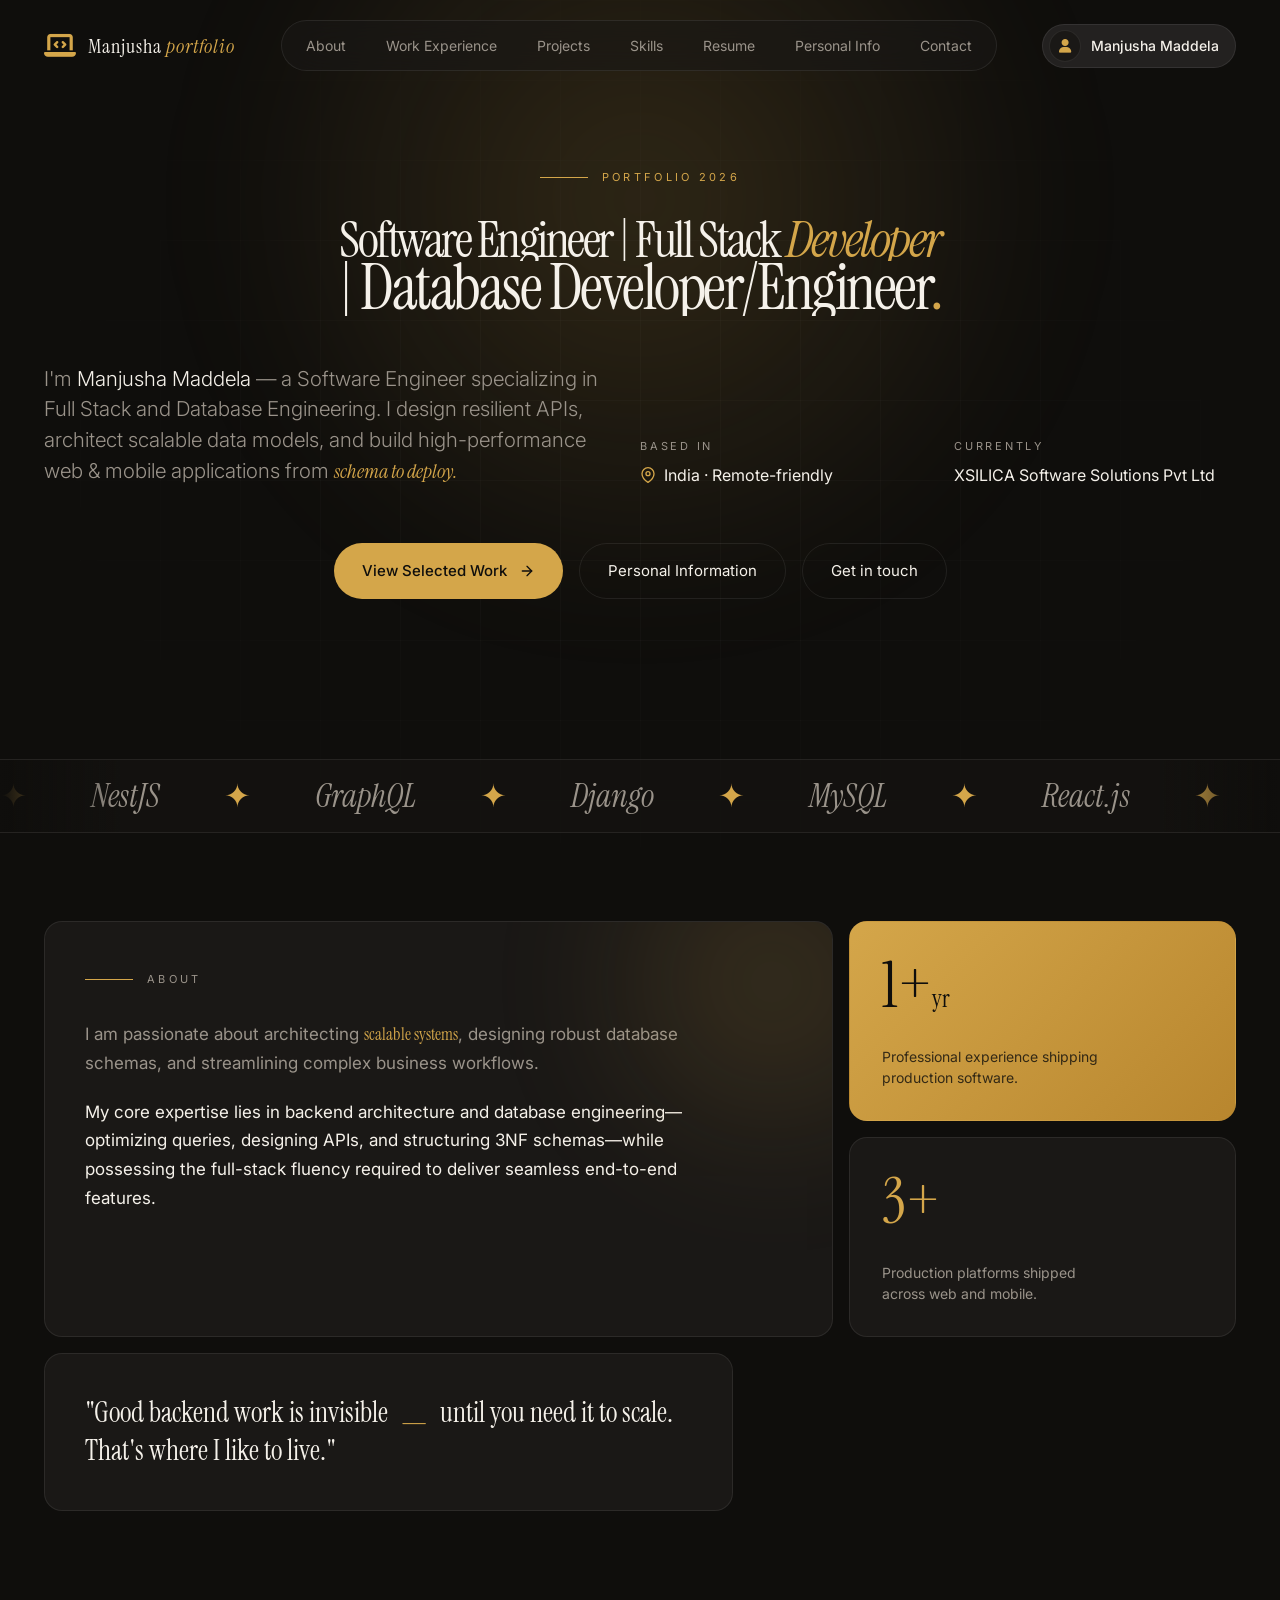
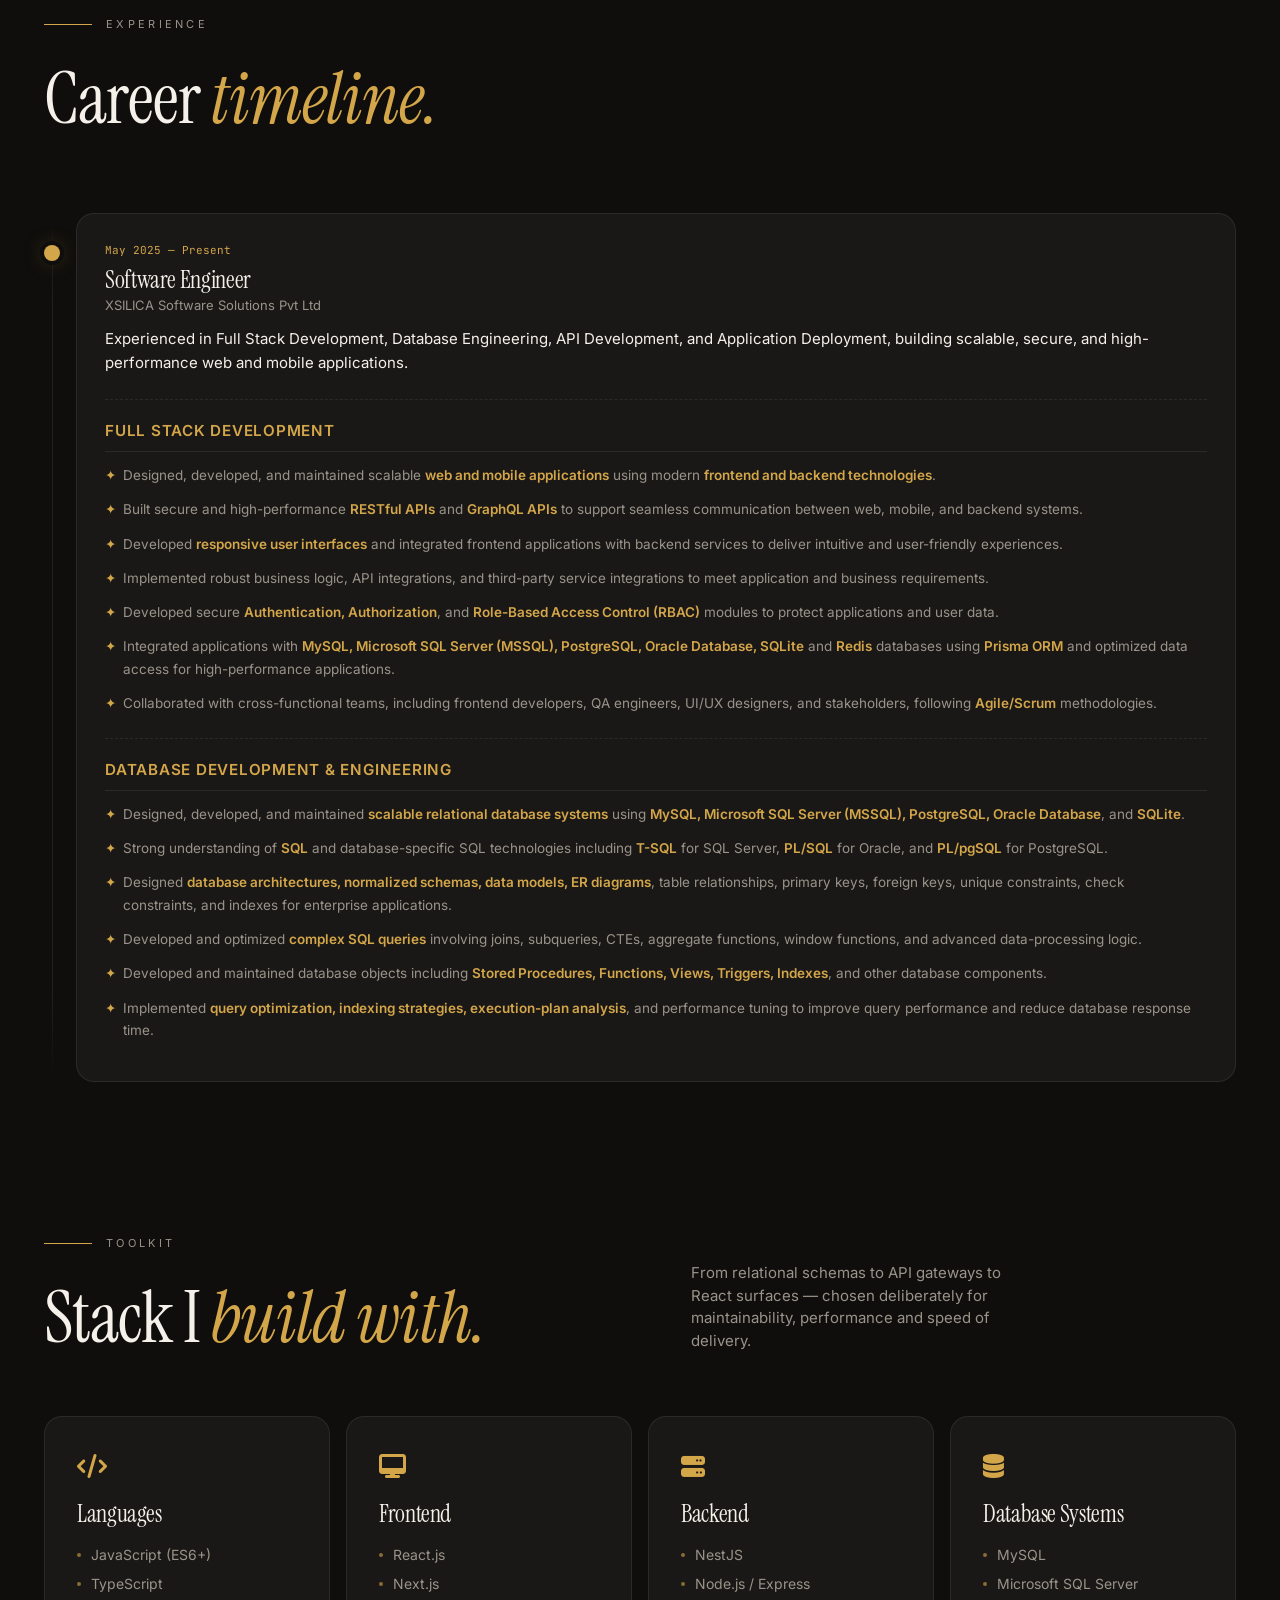
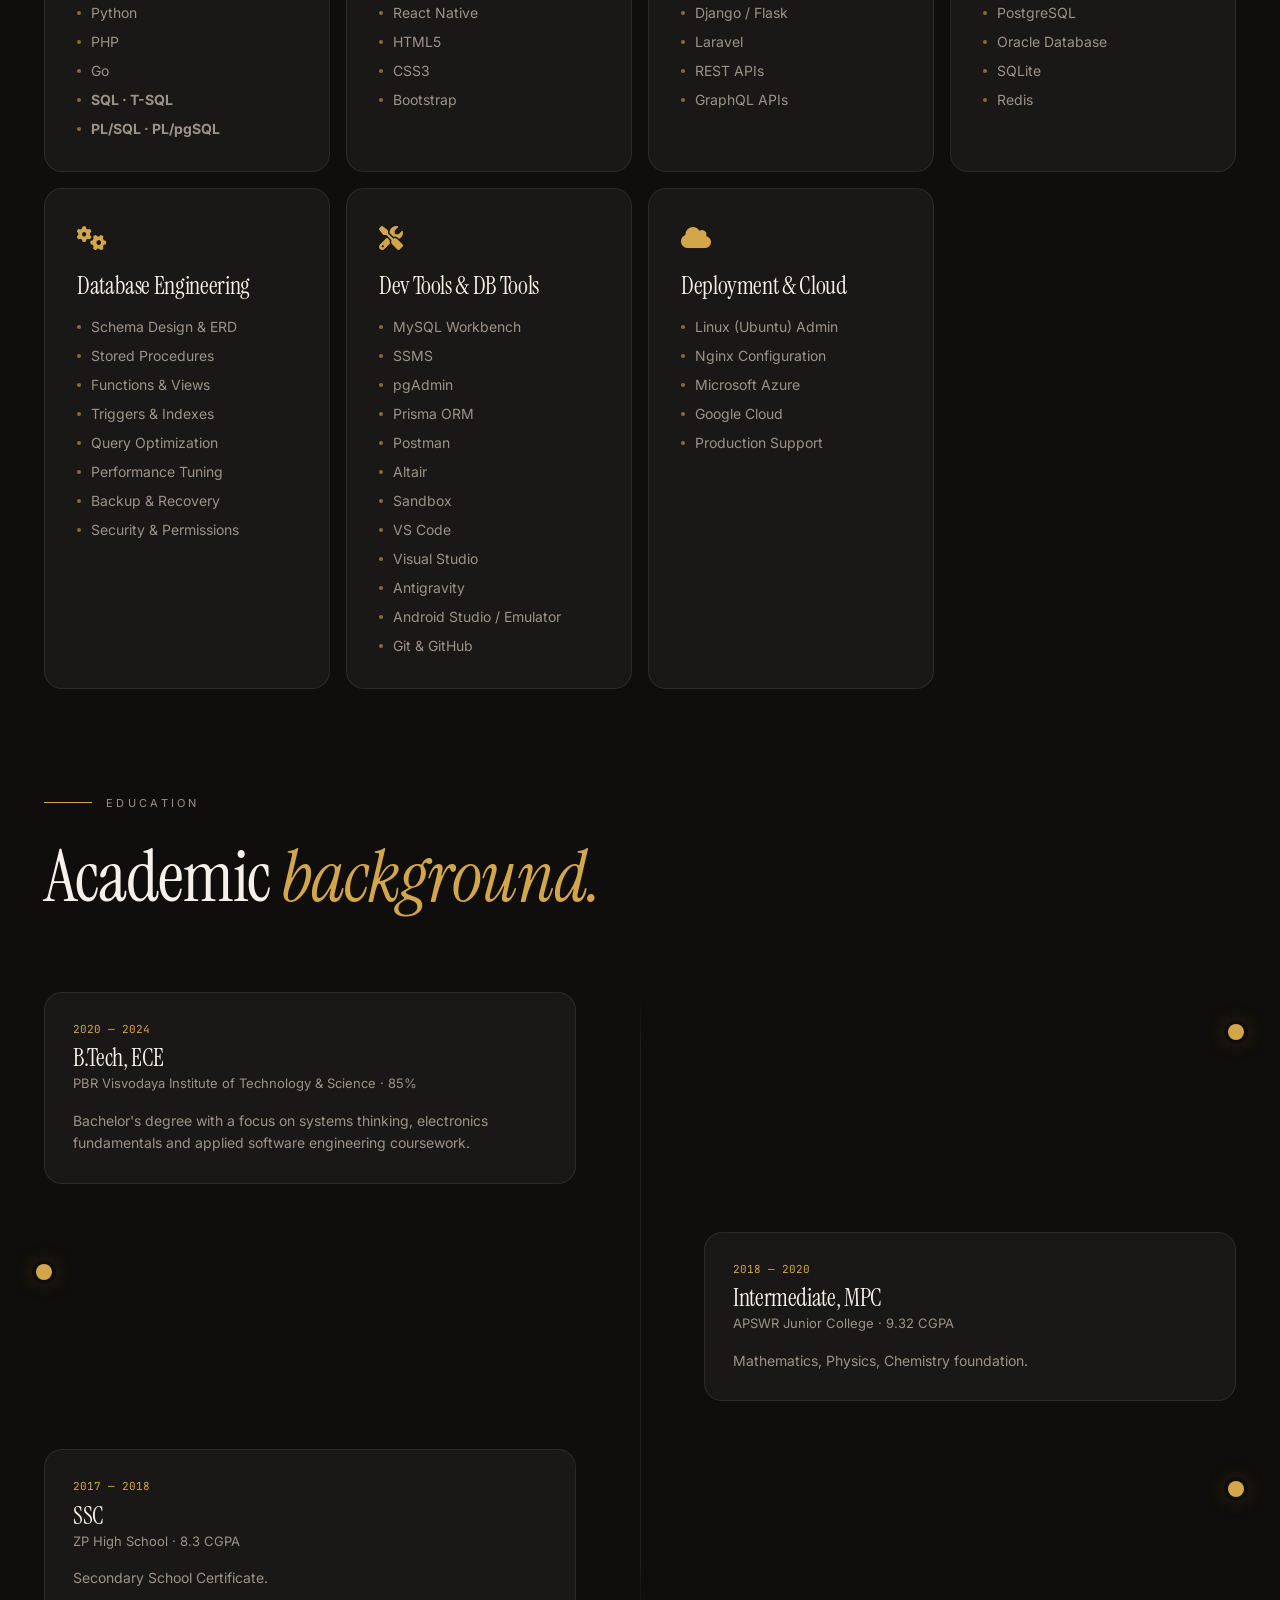
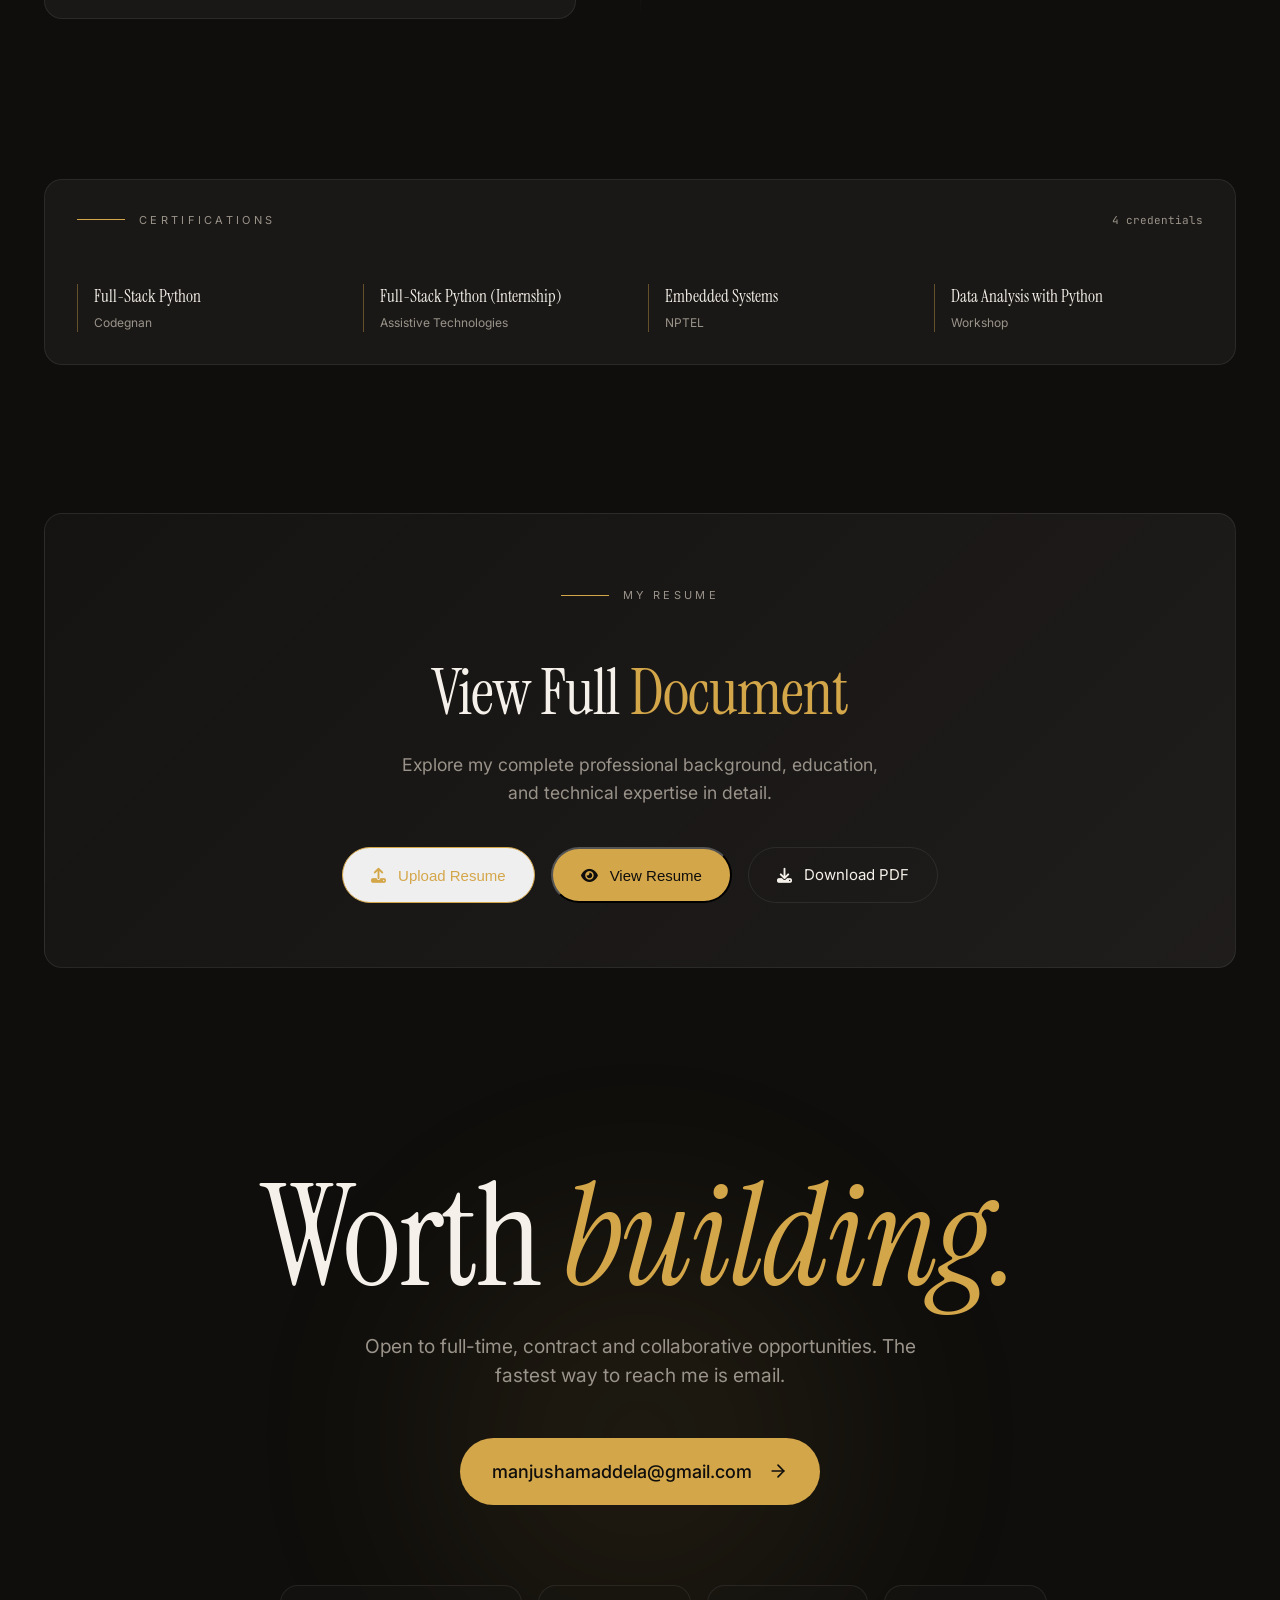
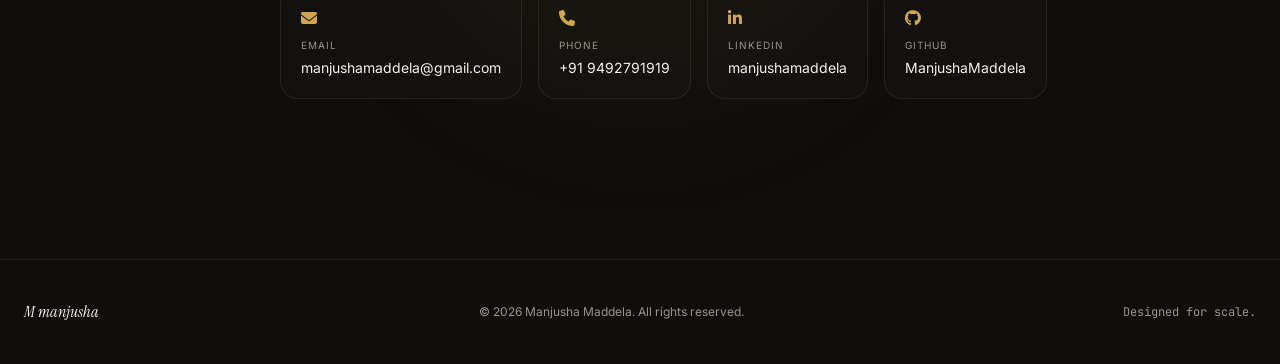
<file: index.html>
<!DOCTYPE html>
<html lang="en">

<head>
    <meta charset="UTF-8">
    <meta name="viewport" content="width=device-width, initial-scale=1.0">
    <title>Manjusha Maddela · Full Stack Developer</title>
    <!-- Google Fonts -->
    <link rel="preconnect" href="https://fonts.googleapis.com">
    <link rel="preconnect" href="https://fonts.gstatic.com" crossorigin>
    <link
        href="https://fonts.googleapis.com/css2?family=Cormorant+Garamond:ital,wght@0,400;0,500;0,600;1,400;1,500&family=Instrument+Serif:ital@0;1&family=Inter:wght@300;400;500;600&family=JetBrains+Mono:wght@400;500&display=swap"
        rel="stylesheet">
    <!-- FontAwesome for icons -->
    <link rel="stylesheet" href="https://cdnjs.cloudflare.com/ajax/libs/font-awesome/6.4.0/css/all.min.css">
    <link rel="icon"
        href="data:image/svg+xml,<svg xmlns='http://www.w3.org/2000/svg' viewBox='0 0 100 100'><text y='.9em' font-size='90' fill='%23d4a64a'>M</text></svg>">
    <link rel="stylesheet" href="styles.css">
</head>

<body>
    <div class="backdrop"></div>

    <header class="site-header">
        <div class="inner">
            <div class="brand">
                <a href="index.html" style="display: flex; align-items: center; gap: 12px; text-decoration: none;">
                    <i class="fas fa-laptop-code" style="color: var(--gold); font-size: 1.6rem;"></i>
                    <div class="brand-name"
                        style="font-size: 1.25rem; font-style: normal; letter-spacing: 0.05em; font-weight: 500; color: var(--fg);">
                        Manjusha <span
                            style="color: var(--gold); font-style: italic; text-transform: lowercase;">Portfolio</span>
                    </div>
                </a>
            </div>
            <div class="nav-pill">
                <a href="#about">About</a>
                <a href="#experience">Work Experience</a>
                <a href="projects.html">Projects</a>
                <a href="#skills">Skills</a>
                <a href="#resume">Resume</a>
                <a href="personal.html">Personal Info</a>
                <a href="#contact">Contact</a>
            </div>
            <button class="profile-btn" id="profileBtn" aria-label="Profile">
                <div class="avatar-circle"><i class="fas fa-user"></i></div>
                <span>Manjusha Maddela</span>
            </button>
        </div>
    </header>

    <main>
        <!-- 1. HERO / HEADING -->
        <section class="hero container reveal">
            <div class="eyebrow gold"><span class="rule"></span> PORTFOLIO 2026</div>
            <h1>
                <span class="line" style="font-size: clamp(1.8rem, 4vw, 3.2rem);"><span>Software Engineer | Full Stack <span
                            class="italic" style="color: var(--gold);">Developer</span></span></span>
                <span class="line" style="font-size: clamp(2rem, 5vw, 4rem);"><span>| Database Developer/Engineer<span
                            class="dot">.</span></span></span>
            </h1>
            <div class="hero-meta reveal-stagger">
                <div class="hero-lead">
                    I'm <span class="fg">Manjusha Maddela</span> — a Software Engineer specializing in Full Stack and
                    Database Engineering. I design resilient APIs, architect scalable data models, and build
                    high-performance web & mobile applications from <em>schema to deploy.</em>
                </div>
                <div>
                    <div class="meta-label">BASED IN</div>
                    <div class="meta-value">
                        <svg width="16" height="16" viewBox="0 0 24 24" fill="none" stroke="currentColor"
                            stroke-width="2" stroke-linecap="round" stroke-linejoin="round">
                            <path d="M21 10c0 7-9 13-9 13s-9-6-9-13a9 9 0 0 1 18 0z"></path>
                            <circle cx="12" cy="10" r="3"></circle>
                        </svg>
                        India · Remote-friendly
                    </div>
                </div>
                <div>
                    <div class="meta-label">CURRENTLY</div>
                    <div class="meta-value">XSILICA Software Solutions Pvt Ltd</div>
                </div>
            </div>
            <div class="hero-ctas reveal fade-up d1">
                <a href="projects.html" class="btn-primary">View Selected Work <svg width="16" height="16"
                        viewBox="0 0 24 24" fill="none" stroke="currentColor" stroke-width="2" stroke-linecap="round"
                        stroke-linejoin="round">
                        <line x1="5" y1="12" x2="19" y2="12"></line>
                        <polyline points="12 5 19 12 12 19"></polyline>
                    </svg></a>
                <a href="personal.html" class="btn-ghost">Personal Information</a>
                <a href="#contact" class="btn-ghost">Get in touch</a>
            </div>
        </section>

        <!-- MARQUEE -->
        <div class="marquee reveal fade-up d2">
            <div class="marquee-track">
                <div class="marquee-group">
                    <span class="marquee-star">✦</span> <span>NestJS</span>
                    <span class="marquee-star">✦</span> <span>GraphQL</span>
                    <span class="marquee-star">✦</span> <span>Django</span>
                    <span class="marquee-star">✦</span> <span>MySQL</span>
                    <span class="marquee-star">✦</span> <span>React.js</span>
                    <span class="marquee-star">✦</span> <span>React Native</span>
                    <span class="marquee-star">✦</span> <span>PostgreSQL</span>
                    <span class="marquee-star">✦</span> <span>Prisma</span>
                    <span class="marquee-star">✦</span> <span>Redis</span>
                </div>
                <div class="marquee-group">
                    <span class="marquee-star">✦</span> <span>NestJS</span>
                    <span class="marquee-star">✦</span> <span>GraphQL</span>
                    <span class="marquee-star">✦</span> <span>Django</span>
                    <span class="marquee-star">✦</span> <span>MySQL</span>
                    <span class="marquee-star">✦</span> <span>React.js</span>
                    <span class="marquee-star">✦</span> <span>React Native</span>
                    <span class="marquee-star">✦</span> <span>PostgreSQL</span>
                    <span class="marquee-star">✦</span> <span>Prisma</span>
                    <span class="marquee-star">✦</span> <span>Redis</span>
                </div>
            </div>
        </div>

        <!-- 2. CAREER OBJECTIVE / ABOUT / BENTO -->
        <section class="container" id="about">
            <div class="bento reveal-stagger">
                <div class="bento-card bento-about">
                    <div class="glow"></div>
                    <div class="eyebrow"><span class="rule"></span> ABOUT</div>
                    <p>I am passionate about architecting <em>scalable systems</em>, designing robust database schemas,
                        and streamlining complex business workflows.</p>
                    <p>My core expertise lies in backend architecture and database engineering—optimizing queries,
                        designing APIs, and structuring 3NF schemas—while possessing the full-stack fluency required to
                        deliver seamless end-to-end features.</p>
                </div>
                <div class="bento-card bento-stat gold">
                    <div class="num">1+<small>yr</small></div>
                    <div class="label">Professional experience shipping production software.</div>
                </div>
                <div class="bento-card bento-stat">
                    <div class="num">3+</div>
                    <div class="label">Production platforms shipped across web and mobile.</div>
                </div>
                <div class="bento-card bento-quote">
                    "Good backend work is invisible <span class="quote-mark">—</span> until you need it to scale. That's
                    where I like to live."
                </div>
            </div>
        </section>

        <!-- 3. PROFESSIONAL EXPERIENCE -->
        <section class="container" id="experience">
            <div class="section-head reveal">
                <div>
                    <div class="eyebrow"><span class="rule"></span> EXPERIENCE</div>
                    <h2 class="section-title">Career <span class="italic">timeline.</span></h2>
                </div>
            </div>

            <div class="timeline">
                <!-- Job 1 -->
                <div class="t-row reveal">
                    <div class="t-card-wrap">
                        <div class="t-dot"></div>
                        <div class="t-card">
                            <!-- Div 1: Company & Summary Description -->
                            <div class="t-company-info">
                                <div class="t-year">May 2025 — Present</div>
                                <h3>Software Engineer</h3>
                                <div class="t-company">XSILICA Software Solutions Pvt Ltd</div>
                                <div class="t-desc" style="margin-top: 12px;">
                                    <p style="color: var(--fg); font-size: 15px; margin-bottom: 0;">
                                        Experienced in Full Stack Development, Database Engineering, API Development, and
                                        Application Deployment, building scalable, secure, and high-performance web and
                                        mobile applications.
                                    </p>
                                </div>
                            </div>

                            <!-- Div 2: Full Stack Development (Scrollable) -->
                            <div class="t-experience-section">
                                <div class="t-section-title">Full Stack Development</div>
                                <div class="t-col-scroll">
                                    <p>Designed, developed, and maintained scalable <strong>web and mobile applications</strong> using modern <strong>frontend and backend technologies</strong>.</p>
                                    <p>Built secure and high-performance <strong>RESTful APIs</strong> and <strong>GraphQL APIs</strong> to support seamless communication between web, mobile, and backend systems.</p>
                                    <p>Developed <strong>responsive user interfaces</strong> and integrated frontend applications with backend services to deliver intuitive and user-friendly experiences.</p>
                                    <p>Implemented robust business logic, API integrations, and third-party service integrations to meet application and business requirements.</p>
                                    <p>Developed secure <strong>Authentication, Authorization</strong>, and <strong>Role-Based Access Control (RBAC)</strong> modules to protect applications and user data.</p>
                                    <p>Integrated applications with <strong>MySQL, Microsoft SQL Server (MSSQL), PostgreSQL, Oracle Database, SQLite</strong> and <strong>Redis</strong> databases using <strong>Prisma ORM</strong> and optimized data access for high-performance applications.</p>
                                    <p>Collaborated with cross-functional teams, including frontend developers, QA engineers, UI/UX designers, and stakeholders, following <strong>Agile/Scrum</strong> methodologies.</p>
                                    <p>Utilized <strong>Git and GitHub</strong> for version control, code reviews, branch management, and collaborative software development.</p>
                                    <p>Managed <strong>application deployment, Linux server administration, Nginx configuration, Microsoft Azure cloud environments</strong>, environment setup, production releases, application monitoring, and production issue resolution to ensure high availability, reliability, and optimal system performance.</p>
                                </div>
                            </div>

                            <!-- Div 3: Database Design / Develop & Management (Scrollable) -->
                            <div class="t-experience-section">
                                <div class="t-section-title">Database Development & Engineering</div>
                                <div class="t-col-scroll">
                                    <p>Designed, developed, and maintained <strong>scalable relational database systems</strong> using <strong>MySQL, Microsoft SQL Server (MSSQL), PostgreSQL, Oracle Database</strong>, and <strong>SQLite</strong>.</p>
                                    <p>Strong understanding of <strong>SQL</strong> and database-specific SQL technologies including <strong>T-SQL</strong> for SQL Server, <strong>PL/SQL</strong> for Oracle, and <strong>PL/pgSQL</strong> for PostgreSQL.</p>
                                    <p>Designed <strong>database architectures, normalized schemas, data models, ER diagrams</strong>, table relationships, primary keys, foreign keys, unique constraints, check constraints, and indexes for enterprise applications.</p>
                                    <p>Developed and optimized <strong>complex SQL queries</strong> involving joins, subqueries, CTEs, aggregate functions, window functions, and advanced data-processing logic.</p>
                                    <p>Developed and maintained database objects including <strong>Stored Procedures, Functions, Views, Triggers, Indexes</strong>, and other database components.</p>
                                    <p>Implemented <strong>query optimization, indexing strategies, execution-plan analysis</strong>, and performance tuning to improve query performance and reduce database response time.</p>
                                    <p>Performed <strong>database schema design, schema modifications, database migrations, data migrations</strong>, and production database deployments while maintaining data integrity and consistency.</p>
                                    <p>Worked with <strong>transactions, ACID principles, constraints, referential integrity</strong>, and database relationships to maintain reliable and consistent application data.</p>
                                    <p>Implemented and managed <strong>database security</strong>, including users, roles, permissions, authentication, and authorization for controlled database access.</p>
                                    <p>Worked with <strong>database backup and recovery, database maintenance, production support</strong>, and database troubleshooting to maintain reliable database operations.</p>
                                    <p>Performed <strong>database monitoring, performance analysis</strong>, and production issue resolution for database-related application issues.</p>
                                    <p>Experienced in <strong>database migration and cross-database development</strong>, including working with MySQL, Microsoft SQL Server, PostgreSQL, Oracle Database, and SQLite.</p>
                                    <p>Used <strong>Prisma ORM</strong> for database schema modeling, data modeling, database migrations, and application-to-database integration.</p>
                                    <p>Worked with development and production databases while following <strong>database development standards, data integrity practices</strong>, and production change management.</p>
                                    <p>Collaborated with backend and application teams to design database solutions aligned with <strong>application architecture, business requirements, scalability</strong>, and performance requirements.</p>
                                </div>
                            </div>
                        </div>
                    </div>
                </div>
            </div>
        </section>

        <!-- 4. SKILLS -->
        <section class="container" id="skills">
            <div class="skills-intro reveal">
                <div>
                    <div class="eyebrow"><span class="rule"></span> TOOLKIT</div>
                    <h2 class="section-title">Stack I <span class="italic">build with.</span></h2>
                </div>
                <div class="section-aside">From relational schemas to API gateways to React surfaces — chosen
                    deliberately for maintainability, performance and speed of delivery.</div>
            </div>

            <div class="skills-grid reveal-stagger">
                <!-- 1. Programming & DB Languages -->
                <div class="bento-card skill-card">
                    <div class="icon"><i class="fas fa-code"></i></div>
                    <h3>Languages</h3>
                    <ul>
                        <li>JavaScript (ES6+)</li>
                        <li>TypeScript</li>
                        <li>Python</li>
                        <li>PHP</li>
                        <li>Go</li>
                        <li><b>SQL · T-SQL</b></li>
                        <li><b>PL/SQL · PL/pgSQL</b></li>
                    </ul>
                </div>
                <!-- 2. Frontend -->
                <div class="bento-card skill-card">
                    <div class="icon"><i class="fas fa-desktop"></i></div>
                    <h3>Frontend</h3>
                    <ul>
                        <li>React.js</li>
                        <li>Next.js</li>
                        <li>React Native</li>
                        <li>HTML5</li>
                        <li>CSS3</li>
                        <li>Bootstrap</li>
                    </ul>
                </div>
                <!-- 3. Backend -->
                <div class="bento-card skill-card">
                    <div class="icon"><i class="fas fa-server"></i></div>
                    <h3>Backend</h3>
                    <ul>
                        <li>NestJS</li>
                        <li>Node.js / Express</li>
                        <li>Django / Flask</li>
                        <li>Laravel</li>
                        <li>REST APIs</li>
                        <li>GraphQL APIs</li>
                    </ul>
                </div>
                <!-- 4. Database Systems -->
                <div class="bento-card skill-card">
                    <div class="icon"><i class="fas fa-database"></i></div>
                    <h3>Database Systems</h3>
                    <ul>
                        <li>MySQL</li>
                        <li>Microsoft SQL Server</li>
                        <li>PostgreSQL</li>
                        <li>Oracle Database</li>
                        <li>SQLite</li>
                        <li>Redis</li>
                    </ul>
                </div>
                <!-- 5. Database Engineering -->
                <div class="bento-card skill-card">
                    <div class="icon"><i class="fas fa-cogs"></i></div>
                    <h3>Database Engineering</h3>
                    <ul>
                        <li>Schema Design & ERD</li>
                        <li>Stored Procedures</li>
                        <li>Functions & Views</li>
                        <li>Triggers & Indexes</li>
                        <li>Query Optimization</li>
                        <li>Performance Tuning</li>
                        <li>Backup & Recovery</li>
                        <li>Security & Permissions</li>
                    </ul>
                </div>
                <!-- 6. Tools & Database Tools -->
                <div class="bento-card skill-card">
                    <div class="icon"><i class="fas fa-tools"></i></div>
                    <h3>Dev Tools & DB Tools</h3>
                    <ul>
                        <li>MySQL Workbench</li>
                        <li>SSMS</li>
                        <li>pgAdmin</li>
                        <li>Prisma ORM</li>
                        <li>Postman</li>
                        <li>Altair</li>
                        <li>Sandbox</li>
                        <li>VS Code</li>
                        <li>Visual Studio</li>
                        <li>Antigravity</li>
                        <li>Android Studio / Emulator</li>
                        <li>Git & GitHub</li>
                    </ul>
                </div>
                <!-- 7. Deployment & Cloud -->
                <div class="bento-card skill-card">
                    <div class="icon"><i class="fas fa-cloud"></i></div>
                    <h3>Deployment & Cloud</h3>
                    <ul>
                        <li>Linux (Ubuntu) Admin</li>
                        <li>Nginx Configuration</li>
                        <li>Microsoft Azure</li>
                        <li>Google Cloud</li>
                        <li>Production Support</li>
                    </ul>
                </div>
            </div>
        </section>

        <!-- 5. EDUCATION -->
        <section class="container" id="education">
            <div class="section-head reveal">
                <div>
                    <div class="eyebrow"><span class="rule"></span> EDUCATION</div>
                    <h2 class="section-title">Academic <span class="italic">background.</span></h2>
                </div>
            </div>

            <div class="timeline timeline-split">
                <!-- Edu 1 -->
                <div class="t-row reveal">
                    <div class="t-card-wrap">
                        <div class="t-dot"></div>
                        <div class="t-card">
                            <div class="t-year">2020 — 2024</div>
                            <h3>B.Tech, ECE</h3>
                            <div class="t-company">PBR Visvodaya Institute of Technology & Science · 85%</div>
                            <div class="t-desc">Bachelor's degree with a focus on systems thinking, electronics
                                fundamentals and applied software engineering coursework.</div>
                        </div>
                    </div>
                </div>
                <!-- Edu 2 -->
                <div class="t-row reveal">
                    <div class="t-card-wrap">
                        <div class="t-dot"></div>
                        <div class="t-card">
                            <div class="t-year">2018 — 2020</div>
                            <h3>Intermediate, MPC</h3>
                            <div class="t-company">APSWR Junior College · 9.32 CGPA</div>
                            <div class="t-desc">Mathematics, Physics, Chemistry foundation.</div>
                        </div>
                    </div>
                </div>
                <!-- Edu 3 -->
                <div class="t-row reveal">
                    <div class="t-card-wrap">
                        <div class="t-dot"></div>
                        <div class="t-card">
                            <div class="t-year">2017 — 2018</div>
                            <h3>SSC</h3>
                            <div class="t-company">ZP High School · 8.3 CGPA</div>
                            <div class="t-desc">Secondary School Certificate.</div>
                        </div>
                    </div>
                </div>
            </div>
        </section>

        <!-- 6. CERTIFICATIONS -->
        <section class="container" id="certifications">
            <div class="certs reveal fade-up d2">
                <div class="certs-head">
                    <div class="eyebrow"><span class="rule"></span> CERTIFICATIONS</div>
                    <div class="count">4 credentials</div>
                </div>
                <div class="certs-grid">
                    <div class="cert">
                        <div class="t">Full-Stack Python</div>
                        <div class="s">Codegnan</div>
                    </div>
                    <div class="cert">
                        <div class="t">Full-Stack Python (Internship)</div>
                        <div class="s">Assistive Technologies</div>
                    </div>
                    <div class="cert">
                        <div class="t">Embedded Systems</div>
                        <div class="s">NPTEL</div>
                    </div>
                    <div class="cert">
                        <div class="t">Data Analysis with Python</div>
                        <div class="s">Workshop</div>
                    </div>
                </div>
            </div>
        </section>

        <!-- RESUME VIEWER -->
        <section class="container reveal" id="resume" style="padding-top: 100px;">
            <div class="bento-card"
                style="text-align: center; padding: 64px 24px; background: linear-gradient(135deg, rgba(26,24,22,0.6) 0%, rgba(35,33,32,0.8) 100%);">
                <div class="eyebrow" style="justify-content: center;"><span class="rule"></span> MY RESUME</div>
                <h2 style="font-family: var(--font-display); font-size: clamp(2.5rem, 5vw, 4rem); margin: 24px 0;">View
                    Full <span class="italic" style="color: var(--gold);">Document</span></h2>
                <p
                    style="color: var(--muted); max-width: 500px; margin: 0 auto 40px; font-size: 1.1rem; line-height: 1.6;">
                    Explore my complete professional background, education, and technical expertise in detail.
                </p>
                <div style="display: flex; gap: 16px; justify-content: center; flex-wrap: wrap;">
                    <input type="file" id="resumeUploadInput" accept="application/pdf" style="display: none;">
                    <button class="btn-ghost" id="uploadResumeBtn"
                        style="border-color: var(--gold); color: var(--gold);">
                        <i class="fas fa-upload"></i> Upload Resume
                    </button>
                    <button class="btn-primary" id="openResumeModal">
                        <i class="fas fa-eye"></i> View Resume
                    </button>
                    <a href="resume.pdf" class="btn-ghost" download id="downloadResumeBtn">
                        <i class="fas fa-download"></i> Download PDF
                    </a>
                </div>
            </div>
        </section>

        <!-- 7. CONTACT -->
        <section class="contact" id="contact">
            <div class="glow"></div>
            <div class="inner reveal">
                <h2>Worth <span class="italic">building.</span></h2>
                <div class="contact-lead">Open to full-time, contract and collaborative opportunities. The fastest way
                    to reach me is email.</div>

                <a href="mailto:manjushamaddela@gmail.com" class="contact-cta">
                    manjushamaddela@gmail.com <svg width="20" height="20" viewBox="0 0 24 24" fill="none"
                        stroke="currentColor" stroke-width="2" stroke-linecap="round" stroke-linejoin="round">
                        <line x1="5" y1="12" x2="19" y2="12"></line>
                        <polyline points="12 5 19 12 12 19"></polyline>
                    </svg>
                </a>

                <div class="contact-grid reveal-stagger">
                    <a href="mailto:manjushamaddela@gmail.com" class="contact-card">
                        <i class="fas fa-envelope"></i>
                        <div class="l">Email</div>
                        <div class="v">manjushamaddela@gmail.com</div>
                    </a>
                    <a href="tel:+919492791919" class="contact-card">
                        <i class="fas fa-phone"></i>
                        <div class="l">Phone</div>
                        <div class="v">+91 9492791919</div>
                    </a>
                    <a href="https://linkedin.com/in/manjushamaddela" class="contact-card" target="_blank">
                        <i class="fab fa-linkedin-in"></i>
                        <div class="l">LinkedIn</div>
                        <div class="v">manjushamaddela</div>
                    </a>
                    <a href="https://github.com/ManjushaMaddela" class="contact-card" target="_blank">
                        <i class="fab fa-github"></i>
                        <div class="l">GitHub</div>
                        <div class="v">ManjushaMaddela</div>
                    </a>
                </div>
            </div>
        </section>
    </main>

    <footer class="site-footer reveal">
        <div class="footer-inner">
            <div class="signature">M manjusha</div>
            <div>© <span id="year">2026</span> Manjusha Maddela. All rights reserved.</div>
            <div class="build">Designed for scale.</div>
        </div>
    </footer>

    <!-- OFFCANVAS PROFILE -->
    <div class="offcanvas-backdrop" id="offcanvasBackdrop"></div>
    <div class="offcanvas" id="offcanvas">
        <button class="offcanvas-close" id="offcanvasClose"><i class="fas fa-times"></i></button>
        <div class="offcanvas-profile-header">
            <div class="offcanvas-avatar">M</div>
            <div>
                <div class="offcanvas-name">Manjusha Maddela</div>
                <div class="offcanvas-title">Full Stack & Database Engineer</div>
            </div>
        </div>

        <div class="offcanvas-divider"></div>

        <div class="dropdown-menu">
            <a href="index.html#about" class="dropdown-item">
                <i class="fas fa-user"></i> About
            </a>
            <a href="index.html#experience" class="dropdown-item">
                <i class="fas fa-briefcase"></i> Experience
            </a>
            <a href="projects.html" class="dropdown-item">
                <i class="fas fa-code"></i> Projects
            </a>
            <a href="personal.html" class="dropdown-item">
                <i class="fas fa-id-card"></i> Personal Details
            </a>
        </div>

        <div class="offcanvas-divider"></div>

        <div class="dropdown-menu">
            <a href="#contact" class="dropdown-item">
                <i class="fas fa-envelope"></i> Contact Me
            </a>
            <a href="resume.pdf" class="dropdown-item" download>
                <i class="fas fa-download"></i> Download Resume
            </a>
        </div>
    </div>

    <!-- RESUME MODAL -->
    <div class="resume-modal-backdrop" id="resumeModalBackdrop"></div>
    <div class="resume-modal" id="resumeModal">
        <div class="resume-modal-header">
            <div class="resume-modal-title">Manjusha Maddela - Resume</div>
            <button class="resume-modal-close" id="resumeModalClose" aria-label="Close Resume"><i
                    class="fas fa-times"></i></button>
        </div>
        <div class="resume-modal-content">
            <!-- Using a dummy PDF for now so you can see it working! -->
            <embed id="resumeEmbed" src="https://www.w3.org/WAI/ER/tests/xhtml/testfiles/resources/pdf/dummy.pdf"
                type="application/pdf" width="100%" height="100%" />
        </div>
    </div>

    <script src="index.js"></script>
</body>

</html>
</file>
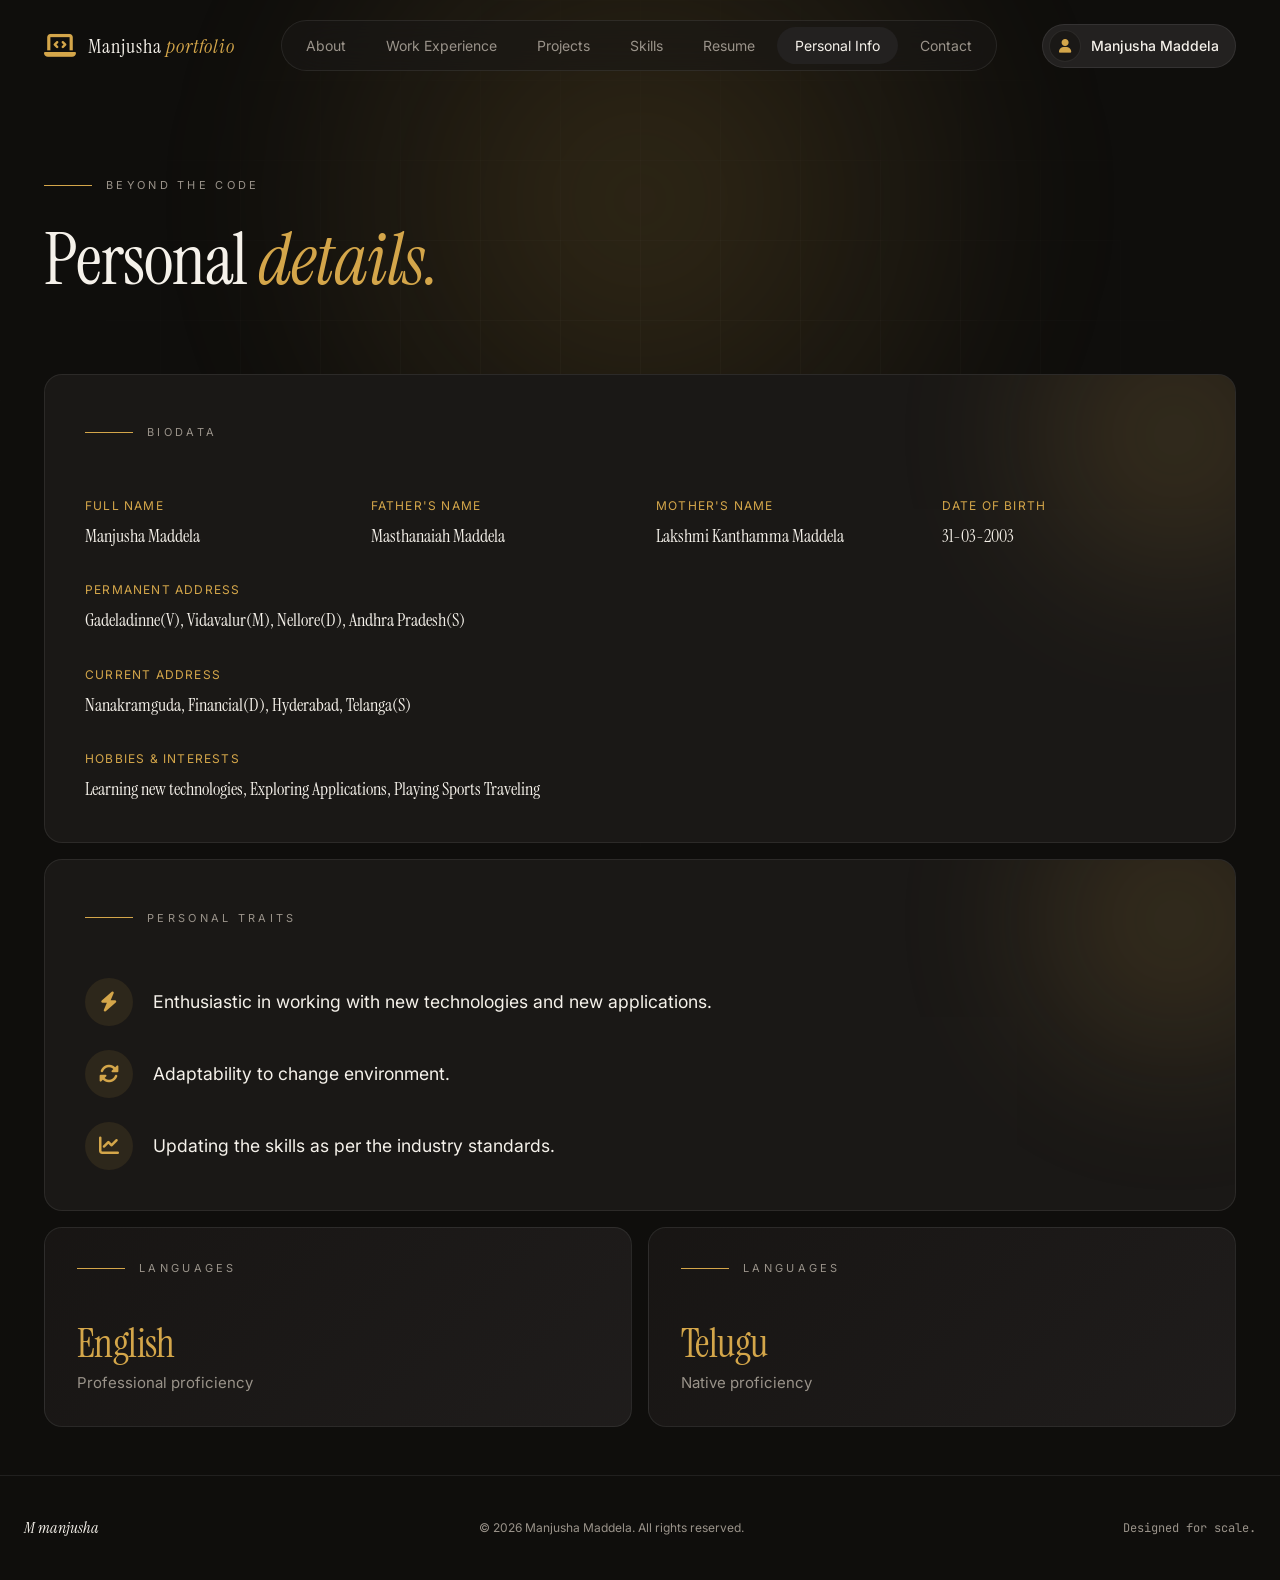
<file: personal.html>
<!DOCTYPE html>
<html lang="en">
<head>
    <meta charset="UTF-8">
    <meta name="viewport" content="width=device-width, initial-scale=1.0">
    <title>Manjusha Maddela · Personal Details</title>
    <!-- Google Fonts -->
    <link rel="preconnect" href="https://fonts.googleapis.com">
    <link rel="preconnect" href="https://fonts.gstatic.com" crossorigin>
    <link href="https://fonts.googleapis.com/css2?family=Cormorant+Garamond:ital,wght@0,400;0,500;0,600;1,400;1,500&family=Instrument+Serif:ital@0;1&family=Inter:wght@300;400;500;600&family=JetBrains+Mono:wght@400;500&display=swap" rel="stylesheet">
    <!-- FontAwesome for icons -->
    <link rel="stylesheet" href="https://cdnjs.cloudflare.com/ajax/libs/font-awesome/6.4.0/css/all.min.css">
    <link rel="icon" href="data:image/svg+xml,<svg xmlns='http://www.w3.org/2000/svg' viewBox='0 0 100 100'><text y='.9em' font-size='90' fill='%23d4a64a'>M</text></svg>">
    <link rel="stylesheet" href="styles.css">
</head>
<body>
    <div class="backdrop"></div>

    <header class="site-header">
        <div class="inner">
            <div class="brand">
                <a href="index.html" style="display: flex; align-items: center; gap: 12px; text-decoration: none;">
                    <i class="fas fa-laptop-code" style="color: var(--gold); font-size: 1.6rem;"></i>
                    <div class="brand-name" style="font-size: 1.25rem; font-style: normal; letter-spacing: 0.05em; font-weight: 500; color: var(--fg);">Manjusha <span style="color: var(--gold); font-style: italic; text-transform: lowercase;">Portfolio</span></div>
                </a>
            </div>
            <div class="nav-pill">
                <a href="index.html#about">About</a>
                <a href="index.html#experience">Work Experience</a>
                <a href="projects.html">Projects</a>
                <a href="index.html#skills">Skills</a>
                <a href="index.html#resume">Resume</a>
                <a href="personal.html" style="color: var(--fg); background: var(--surface-2);">Personal Info</a>
                <a href="index.html#contact">Contact</a>
            </div>
            <button class="profile-btn" id="profileBtn" aria-label="Profile">
                <div class="avatar-circle"><i class="fas fa-user"></i></div>
                <span>Manjusha Maddela</span>
            </button>
        </div>
    </header>

    <main style="padding-top: 120px;">
        <!-- PERSONAL DETAILS -->
        <section class="container" id="personal">
            <div class="section-head reveal">
                <div>
                    <div class="eyebrow"><span class="rule"></span> BEYOND THE CODE</div>
                    <h2 class="section-title">Personal <span class="italic">details.</span></h2>
                </div>
            </div>

            <div class="bento reveal-stagger">
                
                <!-- PERSONAL INFORMATION -->
                <div class="bento-card bento-about" style="grid-column: span 12;">
                    <div class="glow"></div>
                    <div class="eyebrow"><span class="rule"></span> BIODATA</div>
                    <div style="display: grid; grid-template-columns: repeat(auto-fit, minmax(200px, 1fr)); gap: 32px; margin-top: 24px;">
                        <div>
                            <div style="color: var(--gold); font-size: 12px; text-transform: uppercase; letter-spacing: 0.1em; margin-bottom: 8px;">Full Name</div>
                            <div style="color: var(--fg); font-size: 1.1rem; font-family: var(--font-display);">Manjusha Maddela</div>
                        </div>
                        <div>
                            <div style="color: var(--gold); font-size: 12px; text-transform: uppercase; letter-spacing: 0.1em; margin-bottom: 8px;">Father's Name</div>
                            <div style="color: var(--fg); font-size: 1.1rem; font-family: var(--font-display);">Masthanaiah Maddela</div>
                        </div>
                        <div>
                            <div style="color: var(--gold); font-size: 12px; text-transform: uppercase; letter-spacing: 0.1em; margin-bottom: 8px;">Mother's Name</div>
                            <div style="color: var(--fg); font-size: 1.1rem; font-family: var(--font-display);">Lakshmi Kanthamma Maddela</div>
                        </div>
                        <div>
                            <div style="color: var(--gold); font-size: 12px; text-transform: uppercase; letter-spacing: 0.1em; margin-bottom: 8px;">Date of Birth</div>
                            <div style="color: var(--fg); font-size: 1.1rem; font-family: var(--font-display);">31-03-2003</div>
                        </div>
                        <div style="grid-column: 1 / -1;">
                            <div style="color: var(--gold); font-size: 12px; text-transform: uppercase; letter-spacing: 0.1em; margin-bottom: 8px;">Permanent Address</div>
                            <div style="color: var(--fg); font-size: 1.1rem; font-family: var(--font-display);">Gadeladinne(V), Vidavalur(M), Nellore(D), Andhra Pradesh(S)</div>
                        </div>
                        <div style="grid-column: 1 / -1;">
                            <div style="color: var(--gold); font-size: 12px; text-transform: uppercase; letter-spacing: 0.1em; margin-bottom: 8px;">Current Address</div>
                            <div style="color: var(--fg); font-size: 1.1rem; font-family: var(--font-display);">Nanakramguda, Financial(D), Hyderabad, Telanga(S)</div>
                        </div>
                        <div style="grid-column: 1 / -1;">
                            <div style="color: var(--gold); font-size: 12px; text-transform: uppercase; letter-spacing: 0.1em; margin-bottom: 8px;">Hobbies & Interests</div>
                            <div style="color: var(--fg); font-size: 1.1rem; font-family: var(--font-display);">Learning new technologies, Exploring Applications, Playing Sports Traveling</div>
                        </div>
                    </div>
                </div>

                <!-- PERSONAL TRAITS -->
                <div class="bento-card bento-about" style="grid-column: span 12;">
                    <div class="glow"></div>
                    <div class="eyebrow"><span class="rule"></span> PERSONAL TRAITS</div>
                    <ul style="list-style: none; display: flex; flex-direction: column; gap: 24px; margin-top: 20px;">
                        <li style="display: flex; align-items: center; gap: 20px;">
                            <div style="background: rgba(212,166,74,0.1); width: 48px; height: 48px; border-radius: 50%; display: grid; place-items: center; flex-shrink: 0;">
                                <i class="fas fa-bolt" style="color: var(--gold); font-size: 20px;"></i>
                            </div>
                            <p style="margin: 0; font-size: 1.1rem; color: var(--fg);">Enthusiastic in working with new technologies and new applications.</p>
                        </li>
                        <li style="display: flex; align-items: center; gap: 20px;">
                            <div style="background: rgba(212,166,74,0.1); width: 48px; height: 48px; border-radius: 50%; display: grid; place-items: center; flex-shrink: 0;">
                                <i class="fas fa-sync-alt" style="color: var(--gold); font-size: 20px;"></i>
                            </div>
                            <p style="margin: 0; font-size: 1.1rem; color: var(--fg);">Adaptability to change environment.</p>
                        </li>
                        <li style="display: flex; align-items: center; gap: 20px;">
                            <div style="background: rgba(212,166,74,0.1); width: 48px; height: 48px; border-radius: 50%; display: grid; place-items: center; flex-shrink: 0;">
                                <i class="fas fa-chart-line" style="color: var(--gold); font-size: 20px;"></i>
                            </div>
                            <p style="margin: 0; font-size: 1.1rem; color: var(--fg);">Updating the skills as per the industry standards.</p>
                        </li>
                    </ul>
                </div>

                <!-- LANGUAGES -->
                <div class="bento-card bento-stat" style="grid-column: span 6; background: linear-gradient(135deg, rgba(26,24,22,0.8) 0%, rgba(35,33,32,0.8) 100%);">
                    <div class="eyebrow"><span class="rule"></span> LANGUAGES</div>
                    <div style="margin-top: auto;">
                        <h3 style="font-family: var(--font-display); font-size: 2.5rem; color: var(--gold);">English</h3>
                        <p style="color: var(--muted); font-size: 15px; margin-top: 8px;">Professional proficiency</p>
                    </div>
                </div>

                <div class="bento-card bento-stat" style="grid-column: span 6; background: linear-gradient(135deg, rgba(26,24,22,0.8) 0%, rgba(35,33,32,0.8) 100%);">
                    <div class="eyebrow"><span class="rule"></span> LANGUAGES</div>
                    <div style="margin-top: auto;">
                        <h3 style="font-family: var(--font-display); font-size: 2.5rem; color: var(--gold);">Telugu</h3>
                        <p style="color: var(--muted); font-size: 15px; margin-top: 8px;">Native proficiency</p>
                    </div>
                </div>



            </div>
        </section>
    </main>

    <footer class="site-footer reveal">
        <div class="footer-inner">
            <div class="signature">M manjusha</div>
            <div>© <span id="year">2026</span> Manjusha Maddela. All rights reserved.</div>
            <div class="build">Designed for scale.</div>
        </div>
    </footer>

    <!-- OFFCANVAS PROFILE -->
    <div class="offcanvas-backdrop" id="offcanvasBackdrop"></div>
    <div class="offcanvas" id="offcanvas">
        <button class="offcanvas-close" id="offcanvasClose"><i class="fas fa-times"></i></button>
        <div class="offcanvas-profile-header">
            <div class="offcanvas-avatar">M</div>
            <div>
                <div class="offcanvas-name">Manjusha Maddela</div>
                <div class="offcanvas-title">Full Stack & Database Engineer</div>
            </div>
        </div>
        
        <div class="offcanvas-divider"></div>
        
        <div class="dropdown-menu">
            <a href="index.html#about" class="dropdown-item">
                <i class="fas fa-user"></i> About
            </a>
            <a href="index.html#experience" class="dropdown-item">
                <i class="fas fa-briefcase"></i> Experience
            </a>
            <a href="projects.html" class="dropdown-item">
                <i class="fas fa-code"></i> Projects
            </a>
            <a href="personal.html" class="dropdown-item">
                <i class="fas fa-id-card"></i> Personal Details
            </a>
        </div>

        <div class="offcanvas-divider"></div>
        
        <div class="dropdown-menu">
            <a href="index.html#contact" class="dropdown-item">
                <i class="fas fa-envelope"></i> Contact Me
            </a>
            <a href="resume.pdf" class="dropdown-item" download>
                <i class="fas fa-download"></i> Download Resume
            </a>
        </div>
    </div>

    <script src="index.js"></script>
</body>
</html>
</file>
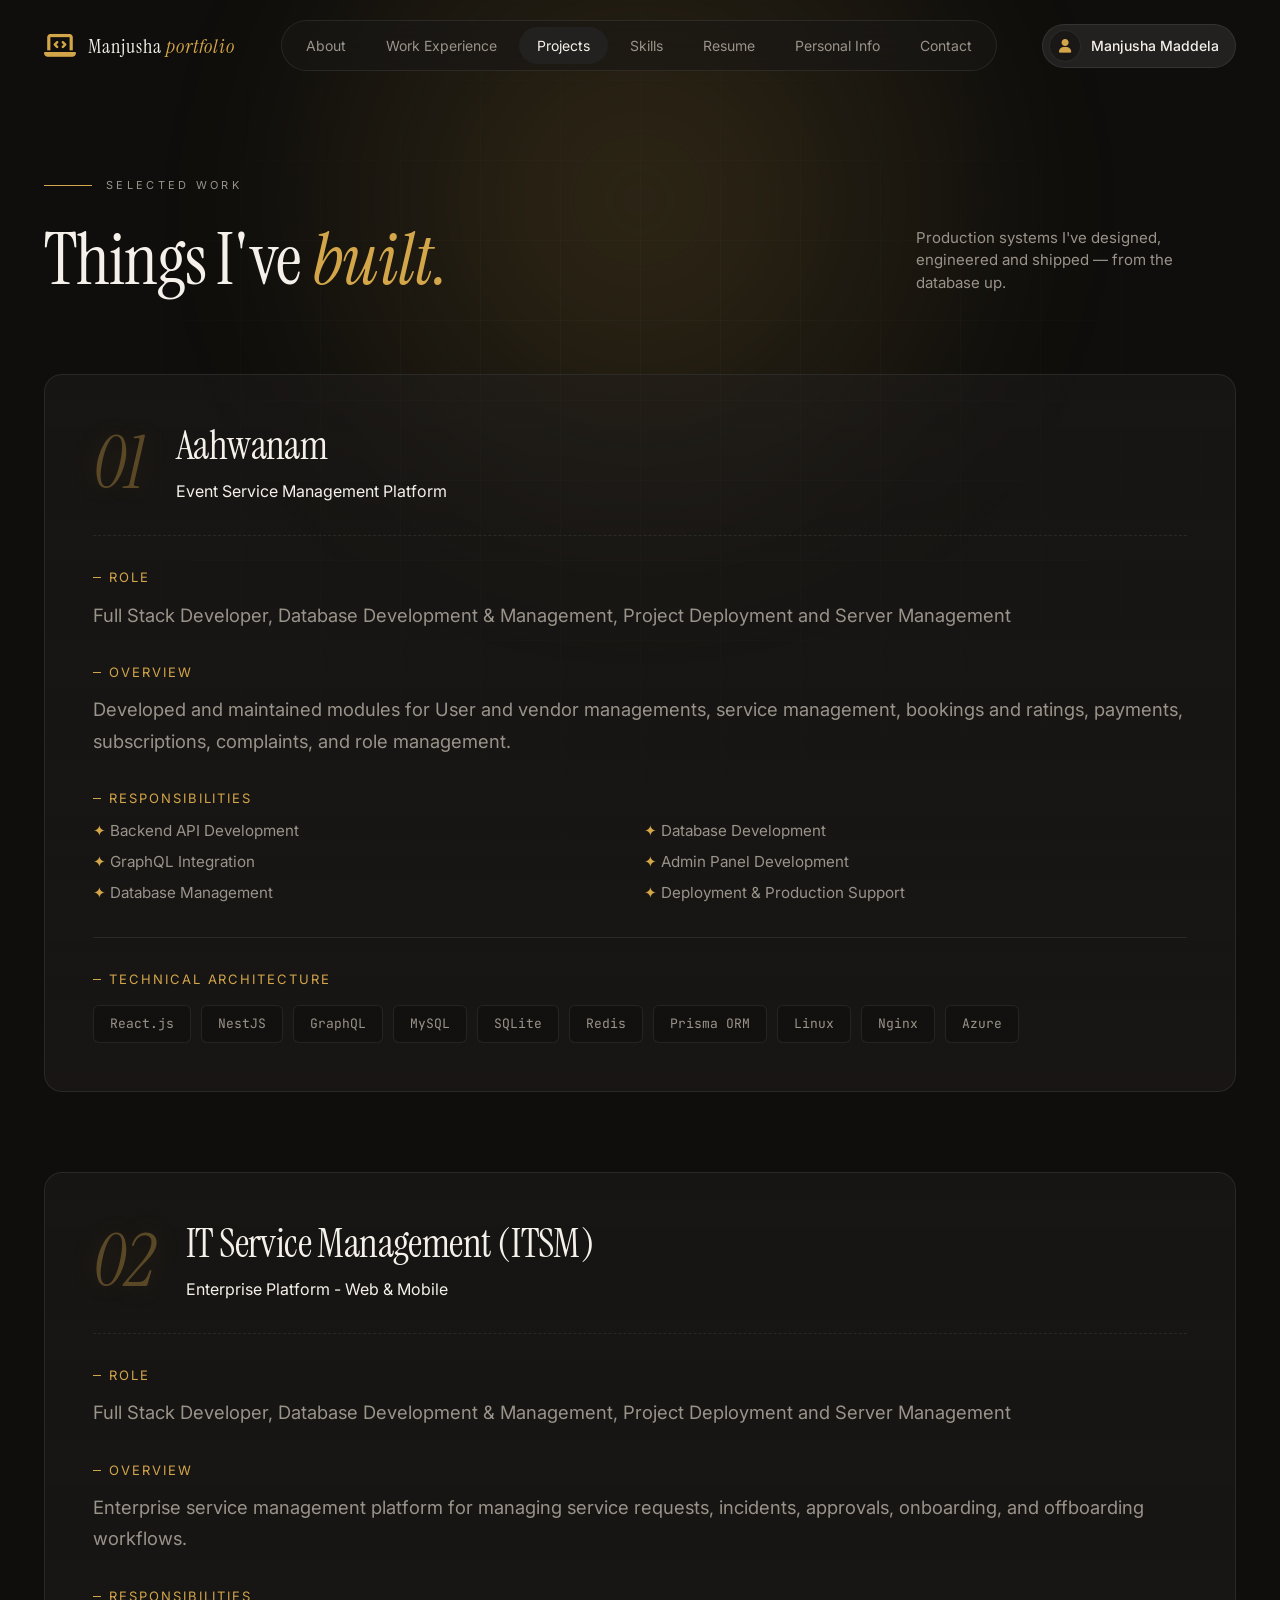
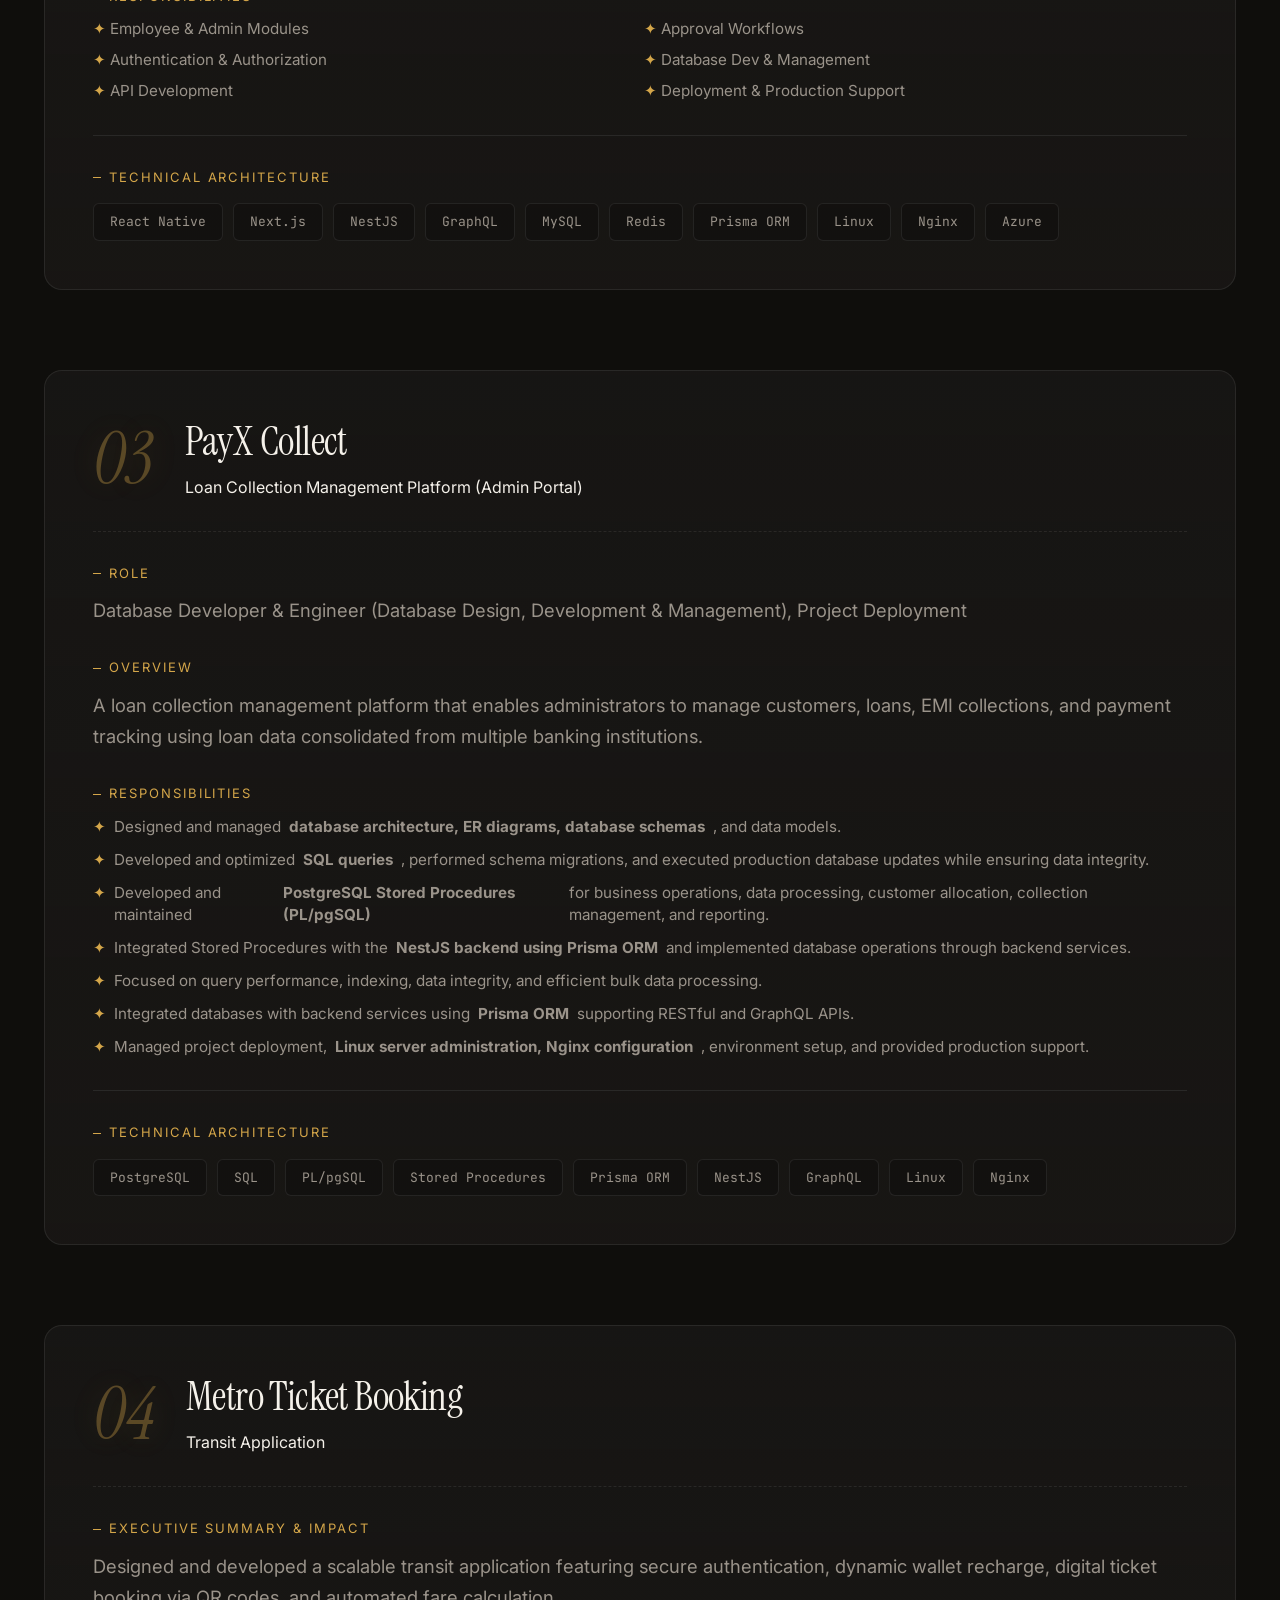
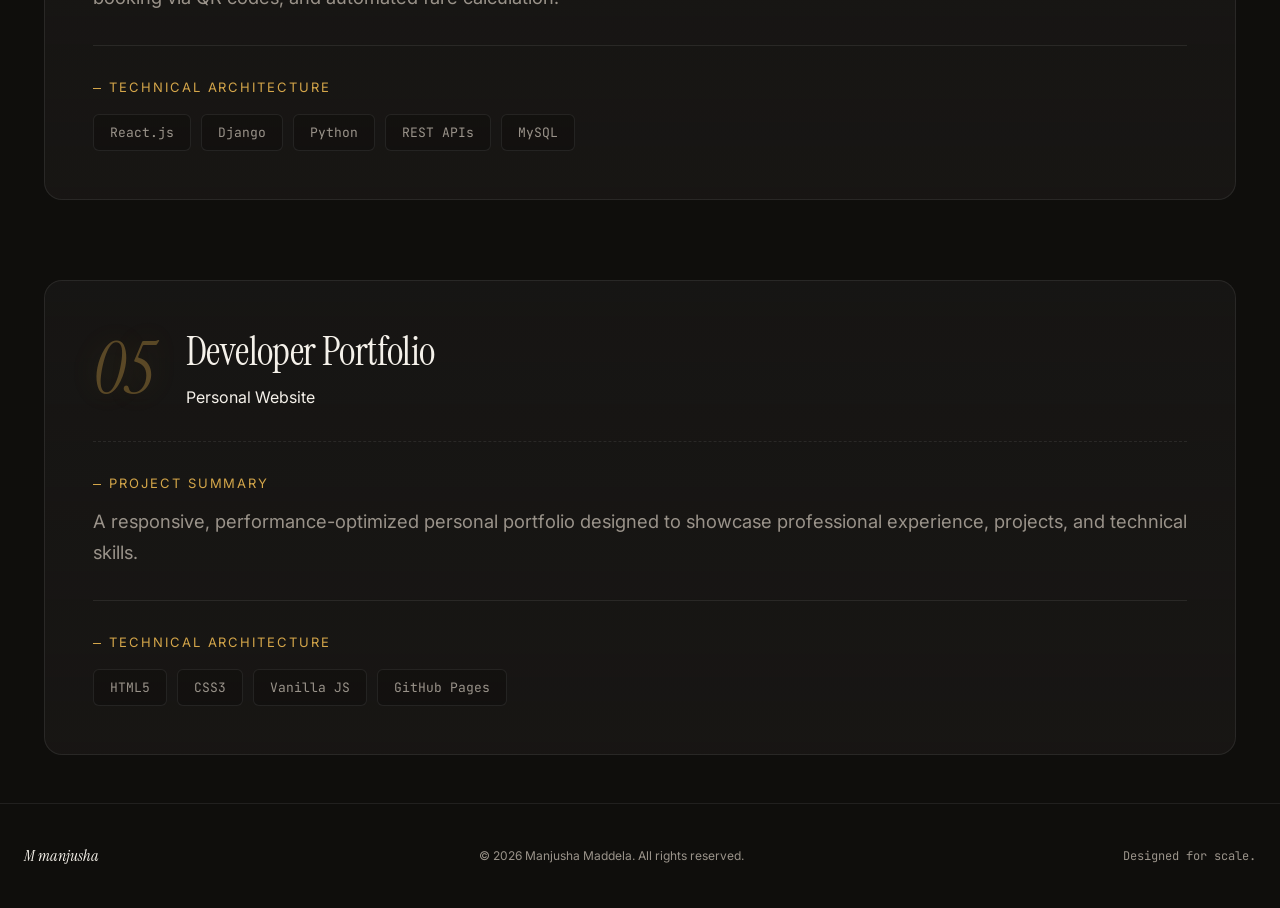
<file: projects.html>
<!DOCTYPE html>
<html lang="en">
<head>
    <meta charset="UTF-8">
    <meta name="viewport" content="width=device-width, initial-scale=1.0">
    <title>Manjusha Maddela · Projects</title>
    <!-- Google Fonts -->
    <link rel="preconnect" href="https://fonts.googleapis.com">
    <link rel="preconnect" href="https://fonts.gstatic.com" crossorigin>
    <link href="https://fonts.googleapis.com/css2?family=Cormorant+Garamond:ital,wght@0,400;0,500;0,600;1,400;1,500&family=Instrument+Serif:ital@0;1&family=Inter:wght@300;400;500;600&family=JetBrains+Mono:wght@400;500&display=swap" rel="stylesheet">
    <!-- FontAwesome for icons -->
    <link rel="stylesheet" href="https://cdnjs.cloudflare.com/ajax/libs/font-awesome/6.4.0/css/all.min.css">
    <link rel="icon" href="data:image/svg+xml,<svg xmlns='http://www.w3.org/2000/svg' viewBox='0 0 100 100'><text y='.9em' font-size='90' fill='%23d4a64a'>M</text></svg>">
    <link rel="stylesheet" href="styles.css">
</head>
<body>
    <div class="backdrop"></div>

    <header class="site-header">
        <div class="inner">
            <div class="brand">
                <a href="index.html" style="display: flex; align-items: center; gap: 12px; text-decoration: none;">
                    <i class="fas fa-laptop-code" style="color: var(--gold); font-size: 1.6rem;"></i>
                    <div class="brand-name" style="font-size: 1.25rem; font-style: normal; letter-spacing: 0.05em; font-weight: 500; color: var(--fg);">Manjusha <span style="color: var(--gold); font-style: italic; text-transform: lowercase;">Portfolio</span></div>
                </a>
            </div>
            <div class="nav-pill">
                <a href="index.html#about">About</a>
                <a href="index.html#experience">Work Experience</a>
                <a href="projects.html" style="color: var(--fg); background: var(--surface-2);">Projects</a>
                <a href="index.html#skills">Skills</a>
                <a href="index.html#resume">Resume</a>
                <a href="personal.html">Personal Info</a>
                <a href="index.html#contact">Contact</a>
            </div>
            <button class="profile-btn" id="profileBtn" aria-label="Profile">
                <div class="avatar-circle"><i class="fas fa-user"></i></div>
                <span>Manjusha Maddela</span>
            </button>
        </div>
    </header>

    <main style="padding-top: 120px;">
        <!-- PROJECTS -->
        <section class="container" id="work">
            <div class="section-head reveal">
                <div>
                    <div class="eyebrow"><span class="rule"></span> SELECTED WORK</div>
                    <h2 class="section-title">Things I've <span class="italic">built.</span></h2>
                </div>
                <div class="section-aside">Production systems I've designed, engineered and shipped — from the database up.</div>
            </div>

            <div class="projects-list reveal-stagger">
                
                <!-- 1. Aahwanam -->
                <div class="project-detailed bento-card">
                    <div class="p-header">
                        <div class="p-num">01</div>
                        <div class="p-title-wrap">
                            <h3>Aahwanam</h3>
                            <div class="tag">Event Service Management Platform</div>
                        </div>
                    </div>
                    
                    <div class="p-content">
                        <div class="p-section">
                            <div class="p-label">Role</div>
                            <p>Full Stack Developer, Database Development & Management, Project Deployment and Server Management</p>
                        </div>
                        <div class="p-section">
                            <div class="p-label">Overview</div>
                            <p>Developed and maintained modules for User and vendor managements, service management, bookings and ratings, payments, subscriptions, complaints, and role management.</p>
                        </div>
                        <div class="p-section">
                            <div class="p-label">Responsibilities</div>
                            <ul style="list-style: none; padding-left: 0; display: grid; grid-template-columns: 1fr 1fr; gap: 8px; color: var(--muted); font-size: 0.95rem;">
                                <li><span style="color: var(--gold);">✦</span> Backend API Development</li>
                                <li><span style="color: var(--gold);">✦</span> Database Development</li>
                                <li><span style="color: var(--gold);">✦</span> GraphQL Integration</li>
                                <li><span style="color: var(--gold);">✦</span> Admin Panel Development</li>
                                <li><span style="color: var(--gold);">✦</span> Database Management</li>
                                <li><span style="color: var(--gold);">✦</span> Deployment & Production Support</li>
                            </ul>
                        </div>
                    </div>

                    <div class="p-footer">
                        <div class="p-label">Technical Architecture</div>
                        <div class="detailed-stack">
                            <span>React.js</span><span>NestJS</span><span>GraphQL</span><span>MySQL</span><span>SQLite</span><span>Redis</span><span>Prisma ORM</span><span>Linux</span><span>Nginx</span><span>Azure</span>
                        </div>
                    </div>
                </div>

                <!-- 2. ITSM -->
                <div class="project-detailed bento-card">
                    <div class="p-header">
                        <div class="p-num">02</div>
                        <div class="p-title-wrap">
                            <h3>IT Service Management (ITSM)</h3>
                            <div class="tag">Enterprise Platform - Web & Mobile</div>
                        </div>
                    </div>
                    
                    <div class="p-content">
                        <div class="p-section">
                            <div class="p-label">Role</div>
                            <p>Full Stack Developer, Database Development & Management, Project Deployment and Server Management</p>
                        </div>
                        <div class="p-section">
                            <div class="p-label">Overview</div>
                            <p>Enterprise service management platform for managing service requests, incidents, approvals, onboarding, and offboarding workflows.</p>
                        </div>
                        <div class="p-section">
                            <div class="p-label">Responsibilities</div>
                            <ul style="list-style: none; padding-left: 0; display: grid; grid-template-columns: 1fr 1fr; gap: 8px; color: var(--muted); font-size: 0.95rem;">
                                <li><span style="color: var(--gold);">✦</span> Employee & Admin Modules</li>
                                <li><span style="color: var(--gold);">✦</span> Approval Workflows</li>
                                <li><span style="color: var(--gold);">✦</span> Authentication & Authorization</li>
                                <li><span style="color: var(--gold);">✦</span> Database Dev & Management</li>
                                <li><span style="color: var(--gold);">✦</span> API Development</li>
                                <li><span style="color: var(--gold);">✦</span> Deployment & Production Support</li>
                            </ul>
                        </div>
                    </div>

                    <div class="p-footer">
                        <div class="p-label">Technical Architecture</div>
                        <div class="detailed-stack">
                            <span>React Native</span><span>Next.js</span><span>NestJS</span><span>GraphQL</span><span>MySQL</span><span>Redis</span><span>Prisma ORM</span><span>Linux</span><span>Nginx</span><span>Azure</span>
                        </div>
                    </div>
                </div>

                <!-- 3. PayX Collect -->
                <div class="project-detailed bento-card">
                    <div class="p-header">
                        <div class="p-num">03</div>
                        <div class="p-title-wrap">
                            <h3>PayX Collect</h3>
                            <div class="tag">Loan Collection Management Platform (Admin Portal)</div>
                        </div>
                    </div>
                    
                    <div class="p-content">
                        <div class="p-section">
                            <div class="p-label">Role</div>
                            <p>Database Developer & Engineer (Database Design, Development & Management), Project Deployment</p>
                        </div>
                        <div class="p-section">
                            <div class="p-label">Overview</div>
                            <p>A loan collection management platform that enables administrators to manage customers, loans, EMI collections, and payment tracking using loan data consolidated from multiple banking institutions.</p>
                        </div>
                        <div class="p-section">
                            <div class="p-label">Responsibilities</div>
                            <ul style="list-style: none; padding-left: 0; display: flex; flex-direction: column; gap: 10px; color: var(--muted); font-size: 0.95rem;">
                                <li style="display: flex; gap: 8px;"><span style="color: var(--gold);">✦</span> Designed and managed <strong>database architecture, ER diagrams, database schemas</strong>, and data models.</li>
                                <li style="display: flex; gap: 8px;"><span style="color: var(--gold);">✦</span> Developed and optimized <strong>SQL queries</strong>, performed schema migrations, and executed production database updates while ensuring data integrity.</li>
                                <li style="display: flex; gap: 8px;"><span style="color: var(--gold);">✦</span> Developed and maintained <strong>PostgreSQL Stored Procedures (PL/pgSQL)</strong> for business operations, data processing, customer allocation, collection management, and reporting.</li>
                                <li style="display: flex; gap: 8px;"><span style="color: var(--gold);">✦</span> Integrated Stored Procedures with the <strong>NestJS backend using Prisma ORM</strong> and implemented database operations through backend services.</li>
                                <li style="display: flex; gap: 8px;"><span style="color: var(--gold);">✦</span> Focused on query performance, indexing, data integrity, and efficient bulk data processing.</li>
                                <li style="display: flex; gap: 8px;"><span style="color: var(--gold);">✦</span> Integrated databases with backend services using <strong>Prisma ORM</strong> supporting RESTful and GraphQL APIs.</li>
                                <li style="display: flex; gap: 8px;"><span style="color: var(--gold);">✦</span> Managed project deployment, <strong>Linux server administration, Nginx configuration</strong>, environment setup, and provided production support.</li>
                            </ul>
                        </div>
                    </div>

                    <div class="p-footer">
                        <div class="p-label">Technical Architecture</div>
                        <div class="detailed-stack">
                            <span>PostgreSQL</span><span>SQL</span><span>PL/pgSQL</span><span>Stored Procedures</span><span>Prisma ORM</span><span>NestJS</span><span>GraphQL</span><span>Linux</span><span>Nginx</span>
                        </div>
                    </div>
                </div>

                <!-- 4. Metro Ticket Booking -->
                <div class="project-detailed bento-card">
                    <div class="p-header">
                        <div class="p-num">04</div>
                        <div class="p-title-wrap">
                            <h3>Metro Ticket Booking</h3>
                            <div class="tag">Transit Application</div>
                        </div>
                    </div>
                    
                    <div class="p-content">
                        <div class="p-section">
                            <div class="p-label">Executive Summary & Impact</div>
                            <p>Designed and developed a scalable transit application featuring secure authentication, dynamic wallet recharge, digital ticket booking via QR codes, and automated fare calculation.</p>
                        </div>
                    </div>

                    <div class="p-footer">
                        <div class="p-label">Technical Architecture</div>
                        <div class="detailed-stack">
                            <span>React.js</span><span>Django</span><span>Python</span><span>REST APIs</span><span>MySQL</span>
                        </div>
                    </div>
                </div>

                <!-- 5. Developer Portfolio -->
                <div class="project-detailed bento-card">
                    <div class="p-header">
                        <div class="p-num">05</div>
                        <div class="p-title-wrap">
                            <h3>Developer Portfolio</h3>
                            <div class="tag">Personal Website</div>
                        </div>
                    </div>
                    
                    <div class="p-content">
                        <div class="p-section">
                            <div class="p-label">Project Summary</div>
                            <p>A responsive, performance-optimized personal portfolio designed to showcase professional experience, projects, and technical skills.</p>
                        </div>
                    </div>

                    <div class="p-footer">
                        <div class="p-label">Technical Architecture</div>
                        <div class="detailed-stack">
                            <span>HTML5</span><span>CSS3</span><span>Vanilla JS</span><span>GitHub Pages</span>
                        </div>
                    </div>
                </div>

            </div>
        </section>
    </main>

    <footer class="site-footer reveal">
        <div class="footer-inner">
            <div class="signature">M manjusha</div>
            <div>© <span id="year">2026</span> Manjusha Maddela. All rights reserved.</div>
            <div class="build">Designed for scale.</div>
        </div>
    </footer>

    <!-- OFFCANVAS PROFILE -->
    <div class="offcanvas-backdrop" id="offcanvasBackdrop"></div>
    <div class="offcanvas" id="offcanvas">
        <button class="offcanvas-close" id="offcanvasClose"><i class="fas fa-times"></i></button>
        <div class="offcanvas-profile-header">
            <div class="offcanvas-avatar">M</div>
            <div>
                <div class="offcanvas-name">Manjusha Maddela</div>
                <div class="offcanvas-title">Full Stack & Database Engineer</div>
            </div>
        </div>
        
        <div class="offcanvas-divider"></div>
        
        <div class="dropdown-menu">
            <a href="index.html#about" class="dropdown-item">
                <i class="fas fa-user"></i> About
            </a>
            <a href="index.html#experience" class="dropdown-item">
                <i class="fas fa-briefcase"></i> Experience
            </a>
            <a href="projects.html" class="dropdown-item">
                <i class="fas fa-code"></i> Projects
            </a>
            <a href="personal.html" class="dropdown-item">
                <i class="fas fa-id-card"></i> Personal Details
            </a>
        </div>

        <div class="offcanvas-divider"></div>
        
        <div class="dropdown-menu">
            <a href="index.html#contact" class="dropdown-item">
                <i class="fas fa-envelope"></i> Contact Me
            </a>
            <a href="resume.pdf" class="dropdown-item" download>
                <i class="fas fa-download"></i> Download Resume
            </a>
        </div>
    </div>

    <script src="index.js"></script>
</body>
</html>
</file>
<file: styles.css>
/* ============================================
   Manjusha Maddela — Portfolio
   Pure HTML / CSS / JS · Noir × Gold edition
   ============================================ */

:root {
  --bg: #0f0e0c;
  --surface: #1a1816;
  --surface-2: #232120;
  --fg: #f5f1ea;
  --muted: #9a938a;
  --border: rgba(255, 255, 255, 0.08);
  --gold: #d4a64a;
  --gold-soft: #e8c878;
  --gold-glow: rgba(212, 166, 74, 0.35);
  --radius: 18px;
  --ease: cubic-bezier(0.22, 1, 0.36, 1);
  --font-display: "Instrument Serif", "Cormorant Garamond", Georgia, serif;
  --font-sans: "Inter", system-ui, -apple-system, sans-serif;
  --font-mono: "JetBrains Mono", ui-monospace, monospace;
}

* {
  box-sizing: border-box;
  margin: 0;
  padding: 0;
}

html {
  scroll-behavior: smooth;
  -webkit-text-size-adjust: 100%;
}

body {
  font-family: var(--font-sans);
  background: var(--bg);
  color: var(--fg);
  font-weight: 400;
  line-height: 1.5;
  -webkit-font-smoothing: antialiased;
  overflow-x: hidden;
}

h1,
h2,
h3,
h4 {
  font-family: var(--font-display);
  font-weight: 400;
  letter-spacing: -0.015em;
  line-height: 1.05;
}

em {
  font-family: var(--font-display);
  font-style: italic;
}

a {
  color: inherit;
  text-decoration: none;
}

::selection {
  background: var(--gold);
  color: var(--bg);
}

/* ---- backdrop ---- */
.backdrop {
  position: fixed;
  inset: 0;
  pointer-events: none;
  z-index: 0;
}

.backdrop::before {
  content: "";
  position: absolute;
  inset: 0;
  background-image:
    linear-gradient(to right, rgba(255, 255, 255, 0.04) 1px, transparent 1px),
    linear-gradient(to bottom, rgba(255, 255, 255, 0.04) 1px, transparent 1px);
  background-size: 80px 80px;
  mask-image: radial-gradient(ellipse at center, black 30%, transparent 80%);
  opacity: 0.5;
}

.backdrop::after {
  content: "";
  position: absolute;
  top: -200px;
  left: 50%;
  transform: translateX(-50%);
  width: 1200px;
  height: 800px;
  border-radius: 50%;
  background: radial-gradient(circle, var(--gold-glow) 0%, transparent 60%);
  filter: blur(60px);
  opacity: 0.5;
  animation: ambient-pulse 8s ease-in-out infinite;
}

@keyframes ambient-pulse {

  0%,
  100% {
    opacity: 0.4;
    transform: translateX(-50%) scale(1);
  }

  50% {
    opacity: 0.6;
    transform: translateX(-50%) scale(1.08);
  }
}

main,
header,
footer {
  position: relative;
  z-index: 1;
}

.container {
  max-width: 1240px;
  margin: 0 auto;
  padding-left: 24px;
  padding-right: 24px;
}

/* ---- header ---- */
.site-header {
  position: fixed;
  top: 0;
  left: 0;
  right: 0;
  z-index: 50;
  transition: backdrop-filter .3s, background-color .3s;
}

.site-header.scrolled {
  backdrop-filter: blur(20px);
  background-color: rgba(15, 14, 12, 0.6);
  border-bottom: 1px solid var(--border);
}

.site-header .inner {
  display: flex;
  align-items: center;
  justify-content: space-between;
  padding: 20px 24px;
  max-width: 1240px;
  margin: 0 auto;
}

.brand {
  display: flex;
  align-items: center;
  gap: 10px;
}

.brand-mark {
  width: 34px;
  height: 34px;
  border-radius: 50%;
  background: var(--gold);
  color: var(--bg);
  display: grid;
  place-items: center;
  font-family: var(--font-display);
  font-style: italic;
  font-size: 18px;
}

.brand-name {
  font-family: var(--font-display);
  font-style: italic;
  font-size: 18px;
}

.nav-pill {
  display: flex;
  gap: 4px;
  padding: 6px;
  background: rgba(26, 24, 22, 0.6);
  backdrop-filter: blur(20px);
  border: 1px solid var(--border);
  border-radius: 999px;
}

.nav-pill a {
  padding: 8px 18px;
  font-size: 14px;
  color: var(--muted);
  border-radius: 999px;
  transition: color .2s, background .2s;
}

.nav-pill a:hover {
  color: var(--fg);
  background: var(--surface-2);
}

.cta-pill {
  display: inline-flex;
  align-items: center;
  gap: 8px;
  padding: 10px 18px;
  border-radius: 999px;
  background: var(--gold);
  color: var(--bg);
  font-size: 14px;
  font-weight: 500;
  transition: box-shadow .3s, transform .3s;
}

.cta-pill:hover {
  box-shadow: 0 0 30px -5px var(--gold);
  transform: translateY(-1px);
}

.cta-pill .dot {
  width: 6px;
  height: 6px;
  border-radius: 50%;
  background: var(--bg);
  animation: pulse 2s ease-in-out infinite;
}

@keyframes pulse {

  0%,
  100% {
    opacity: 1
  }

  50% {
    opacity: 0.4
  }
}

@media (max-width: 768px) {
  .nav-pill {
    display: none;
  }
}

/* ---- hero ---- */
.hero {
  padding: 160px 24px 120px;
  text-align: center;
}

.eyebrow {
  display: inline-flex;
  align-items: center;
  gap: 14px;
  font-size: 11px;
  text-transform: uppercase;
  letter-spacing: 0.3em;
  color: var(--muted);
  margin-bottom: 32px;
}

.eyebrow .rule {
  display: inline-block;
  height: 1px;
  width: 48px;
  background: var(--gold);
}

.eyebrow.gold {
  color: var(--gold);
}

.hero h1 {
  font-size: clamp(3.5rem, 13vw, 12rem);
  line-height: 0.85;
}

.hero h1 .italic {
  font-style: italic;
  color: var(--gold);
}

.hero h1 .dot {
  color: var(--gold);
}

.hero-meta {
  margin-top: 48px;
  display: grid;
  grid-template-columns: 1fr;
  gap: 32px;
  align-items: end;
  text-align: left;
}

@media (min-width: 768px) {
  .hero-meta {
    grid-template-columns: 2fr 1fr 1fr;
  }
}

.hero-lead {
  font-size: clamp(1.125rem, 1.6vw, 1.5rem);
  color: var(--muted);
  font-weight: 300;
  line-height: 1.5;
  max-width: 560px;
}

.hero-lead .fg {
  color: var(--fg);
}

.hero-lead em {
  color: var(--gold);
}

.meta-label {
  font-size: 11px;
  text-transform: uppercase;
  letter-spacing: 0.25em;
  color: var(--muted);
  margin-bottom: 8px;
}

.meta-value {
  display: flex;
  align-items: center;
  gap: 8px;
}

.meta-value svg {
  color: var(--gold);
}

.hero-ctas {
  margin-top: 56px;
  display: flex;
  flex-wrap: wrap;
  gap: 16px;
  justify-content: center;
}

.btn-primary {
  display: inline-flex;
  align-items: center;
  gap: 12px;
  padding: 16px 28px;
  border-radius: 999px;
  background: var(--gold);
  color: var(--bg);
  font-weight: 500;
  font-size: 15px;
  transition: box-shadow .3s, transform .3s;
}

.btn-primary:hover {
  box-shadow: 0 0 50px -8px var(--gold);
  transform: translateY(-2px);
}

.btn-primary svg {
  transition: transform .3s var(--ease);
}

.btn-primary:hover svg {
  transform: translate(2px, -2px);
}

.btn-ghost {
  display: inline-flex;
  align-items: center;
  gap: 12px;
  padding: 16px 28px;
  border-radius: 999px;
  border: 1px solid var(--border);
  color: var(--fg);
  font-size: 15px;
  transition: border-color .25s, color .25s;
}

.btn-ghost:hover {
  border-color: var(--gold);
  color: var(--gold);
}

/* ---- marquee ---- */
.marquee {
  border-top: 1px solid var(--border);
  border-bottom: 1px solid var(--border);
  background: rgba(26, 24, 22, 0.4);
  padding: 12px 0;
  overflow: hidden;
  position: relative;
  margin: 40px 0;
}

.marquee::before,
.marquee::after {
  content: "";
  position: absolute;
  top: 0;
  bottom: 0;
  width: 120px;
  z-index: 2;
  pointer-events: none;
}

.marquee::before {
  left: 0;
  background: linear-gradient(to right, var(--bg), transparent);
}

.marquee::after {
  right: 0;
  background: linear-gradient(to left, var(--bg), transparent);
}

.marquee-track {
  display: flex;
  gap: 64px;
  width: max-content;
  font-family: var(--font-display);
  font-style: italic;
  font-size: clamp(1.5rem, 2.5vw, 2.2rem);
  color: var(--muted);
  animation: marquee 40s linear infinite;
}

.marquee:hover .marquee-track {
  animation-play-state: paused;
}

.marquee-group {
  display: flex;
  gap: 64px;
  align-items: center;
  flex-shrink: 0;
}

.marquee-group span {
  transition: color .3s;
}

.marquee-group span:hover {
  color: var(--gold);
}

.marquee-star {
  color: var(--gold);
  font-style: normal;
}

@keyframes marquee {
  to {
    transform: translateX(-50%);
  }
}

/* ---- sections ---- */
section {
  padding: 48px 24px;
}

.section-head {
  display: flex;
  align-items: flex-end;
  justify-content: space-between;
  flex-wrap: wrap;
  gap: 24px;
  margin-bottom: 80px;
}

.section-title {
  font-size: clamp(2.5rem, 6vw, 4.5rem);
  line-height: 0.95;
}

.section-title .italic {
  font-style: italic;
  color: var(--gold);
}

.section-aside {
  color: var(--muted);
  max-width: 320px;
  font-size: 15px;
}

/* ---- bento ---- */
.bento {
  display: grid;
  grid-template-columns: repeat(12, 1fr);
  gap: 16px;
}

.bento-card {
  background: var(--surface);
  border: 1px solid var(--border);
  border-radius: var(--radius);
  padding: 32px;
  position: relative;
  overflow: hidden;
  transition: transform .5s var(--ease), border-color .3s, background .3s;
}

.bento-card::after {
  content: "";
  position: absolute;
  inset: 0;
  border-radius: inherit;
  pointer-events: none;
  background: radial-gradient(400px circle at var(--mx, 50%) var(--my, 50%), rgba(212, 166, 74, 0.08), transparent 40%);
  opacity: 0;
  transition: opacity .4s;
}

.bento-card:hover {
  transform: translateY(-4px);
  border-color: rgba(212, 166, 74, 0.3);
}

.bento-card:hover::after {
  opacity: 1;
}

.bento-about {
  grid-column: span 12;
  padding: 40px;
}

.bento-about p {
  color: var(--muted);
  font-size: 17px;
  line-height: 1.7;
  margin-bottom: 20px;
  max-width: 640px;
}

.bento-about p:last-child {
  margin-bottom: 0;
  color: var(--fg);
}

.bento-about em {
  color: var(--gold);
  font-style: normal;
}

.bento-about .glow {
  position: absolute;
  top: -80px;
  right: -80px;
  width: 280px;
  height: 280px;
  border-radius: 50%;
  background: var(--gold);
  filter: blur(80px);
  opacity: 0.15;
}

.bento-stat {
  grid-column: span 6;
  display: flex;
  flex-direction: column;
  justify-content: space-between;
  min-height: 200px;
}

.bento-stat .num {
  font-family: var(--font-display);
  font-size: 4rem;
  color: var(--gold);
  line-height: 1;
}

.bento-stat .num small {
  font-size: 1.5rem;
}

.bento-stat .label {
  color: var(--muted);
  font-size: 14px;
  margin-top: 8px;
  max-width: 220px;
}

.bento-stat.gold {
  background: linear-gradient(135deg, #d4a64a 0%, #b8862e 100%);
  color: var(--bg);
  border-color: transparent;
}

.bento-stat.gold .num,
.bento-stat.gold .label {
  color: var(--bg);
}

.bento-stat.gold .label {
  opacity: 0.8;
}

.bento-quote {
  grid-column: span 12;
  padding: 40px;
  font-family: var(--font-display);
  font-size: clamp(1.5rem, 2.2vw, 2rem);
  line-height: 1.35;
}

.bento-quote .quote-mark {
  color: var(--gold);
  font-size: 1.5em;
  line-height: 0;
  vertical-align: -0.3em;
  margin: 0 6px;
}

.bento-edu {
  grid-column: span 12;
}

.bento-edu .deg {
  font-family: var(--font-display);
  font-size: 1.75rem;
  margin-top: 12px;
}

.bento-edu .sub {
  color: var(--muted);
  font-size: 14px;
  margin-top: 4px;
}

.bento-edu .stat {
  display: flex;
  gap: 16px;
  margin-top: 16px;
  font-size: 14px;
  font-family: var(--font-mono);
  align-items: center;
}

.bento-edu .stat .pct {
  color: var(--gold);
}

@media (min-width: 768px) {
  .bento-about {
    grid-column: span 8;
    grid-row: span 2;
  }

  .bento-stat {
    grid-column: span 4;
  }

  .bento-quote {
    grid-column: span 7;
  }

  .bento-edu {
    grid-column: span 5;
  }
}

/* ---- projects ---- */
.project {
  position: relative;
  border: 1px solid var(--border);
  border-radius: var(--radius);
  background: rgba(26, 24, 22, 0.4);
  overflow: hidden;
  margin-bottom: 16px;
  display: block;
  transition: background .3s, border-color .3s, transform .4s var(--ease);
}

.project:hover {
  background: var(--surface);
  border-color: rgba(212, 166, 74, 0.3);
  transform: translateX(4px);
}

.project::before {
  content: "";
  position: absolute;
  left: 0;
  top: 0;
  bottom: 0;
  width: 3px;
  background: var(--gold);
  transform: scaleY(0);
  transform-origin: top;
  transition: transform .5s var(--ease);
}

.project:hover::before {
  transform: scaleY(1);
}

.project-grid {
  display: grid;
  grid-template-columns: 1fr;
  gap: 24px;
  padding: 32px 36px;
  align-items: start;
}

@media (min-width: 768px) {
  .project-grid {
    grid-template-columns: 60px 2.2fr 3fr 1.4fr;
  }
}

.project-meta {
  display: flex;
  flex-direction: column;
  gap: 4px;
}

.project-meta .n {
  font-family: var(--font-mono);
  font-size: 11px;
  color: var(--gold);
}

.project-meta .y {
  font-family: var(--font-mono);
  font-size: 11px;
  color: var(--muted);
}

.project h3 {
  font-size: clamp(1.75rem, 3vw, 2.75rem);
  line-height: 1;
  transition: color .3s;
}

.project:hover h3 {
  color: var(--gold);
}

.project .tag {
  color: var(--muted);
  font-family: var(--font-display);
  font-style: italic;
  margin-top: 10px;
  font-size: 14px;
}

.project .desc {
  color: var(--muted);
  line-height: 1.6;
  font-size: 15px;
}

.project .stack {
  display: flex;
  flex-wrap: wrap;
  gap: 6px;
}

.project .stack span {
  font-family: var(--font-mono);
  font-size: 10px;
  text-transform: uppercase;
  letter-spacing: 0.08em;
  padding: 5px 10px;
  border-radius: 999px;
  border: 1px solid var(--border);
  color: var(--muted);
  transition: border-color .3s;
}

.project:hover .stack span {
  border-color: rgba(212, 166, 74, 0.35);
}

/* ---- skills bento ---- */
.skills-intro {
  display: grid;
  grid-template-columns: 1fr;
  gap: 48px;
  margin-bottom: 64px;
}

@media (min-width: 768px) {
  .skills-intro {
    grid-template-columns: 1.1fr 1fr;
    align-items: end;
  }
}

.skills-grid {
  display: grid;
  grid-template-columns: 1fr;
  gap: 16px;
}

@media (min-width: 640px) {
  .skills-grid {
    grid-template-columns: 1fr 1fr;
  }
}

@media (min-width: 1024px) {
  .skills-grid {
    grid-template-columns: repeat(4, 1fr);
  }
}

.skill-card {
  padding: 32px;
}

.skill-card .icon {
  color: var(--gold);
  width: 28px;
  height: 28px;
  margin-bottom: 24px;
  transition: transform .4s var(--ease);
  font-size: 1.5rem;
}

.skill-card:hover .icon {
  transform: rotate(-8deg) scale(1.1);
}

.skill-card h3 {
  font-size: 1.5rem;
  margin-bottom: 18px;
}

.skill-card ul {
  list-style: none;
  display: flex;
  flex-direction: column;
  gap: 8px;
}

.skill-card li {
  display: flex;
  align-items: center;
  gap: 10px;
  color: var(--muted);
  font-size: 14px;
}

.skill-card li::before {
  content: "";
  width: 4px;
  height: 4px;
  border-radius: 50%;
  background: var(--gold);
  opacity: 0.6;
}

.certs {
  margin-top: 16px;
  padding: 32px;
  background: var(--surface);
  border: 1px solid var(--border);
  border-radius: var(--radius);
}

.certs-head {
  display: flex;
  justify-content: space-between;
  flex-wrap: wrap;
  gap: 12px;
  margin-bottom: 24px;
}

.certs-head .count {
  font-family: var(--font-mono);
  font-size: 11px;
  color: var(--muted);
}

.certs-grid {
  display: grid;
  grid-template-columns: 1fr;
  gap: 16px;
}

@media (min-width: 640px) {
  .certs-grid {
    grid-template-columns: 1fr 1fr;
  }
}

@media (min-width: 1024px) {
  .certs-grid {
    grid-template-columns: repeat(4, 1fr);
  }
}

.cert {
  border-left: 1px solid rgba(212, 166, 74, 0.4);
  padding-left: 16px;
  transition: border-color .3s, padding-left .3s;
}

.cert:hover {
  border-left-color: var(--gold);
  padding-left: 20px;
}

.cert .t {
  font-family: var(--font-display);
  font-size: 17px;
}

.cert .s {
  font-size: 12px;
  color: var(--muted);
  margin-top: 4px;
}

/* ---- timeline ---- */
.timeline {
  position: relative;
}

.timeline::before {
  content: "";
  position: absolute;
  left: 8px;
  top: 0;
  bottom: 0;
  width: 1px;
  background: linear-gradient(to bottom, transparent, var(--border) 10%, var(--border) 90%, transparent);
}

.t-row {
  position: relative;
  margin-bottom: 48px;
  display: grid;
  grid-template-columns: 1fr;
}

.t-card-wrap {
  padding-left: 32px;
}

.t-card {
  background: var(--surface);
  border: 1px solid var(--border);
  border-radius: var(--radius);
  padding: 28px;
  position: relative;
  transition: border-color .3s, transform .4s var(--ease);
}

.t-card:hover {
  border-color: rgba(212, 166, 74, 0.35);
  transform: translateY(-2px);
}

.t-dot {
  position: absolute;
  left: 0;
  top: 32px;
  width: 16px;
  height: 16px;
  border-radius: 50%;
  background: var(--gold);
  box-shadow: 0 0 0 4px var(--bg), 0 0 20px var(--gold-glow);
  transform: translateX(0);
}

.t-year {
  font-family: var(--font-mono);
  font-size: 11px;
  color: var(--gold);
  margin-bottom: 8px;
}

.t-card h3 {
  font-size: 1.5rem;
}

.t-company {
  font-size: 13px;
  color: var(--muted);
  margin-top: 4px;
}

.t-desc {
  color: var(--muted);
  font-size: 14px;
  line-height: 1.6;
  margin-top: 16px;
}

.t-experience-section {
  margin-top: 24px;
  border-top: 1px dashed var(--border);
  padding-top: 20px;
}

.t-col-scroll {
  max-height: 250px;
  overflow-y: auto;
  padding-right: 8px;
  margin-top: 12px;
}

.t-col-scroll::-webkit-scrollbar {
  width: 6px;
}

.t-col-scroll::-webkit-scrollbar-track {
  background: rgba(255, 255, 255, 0.05);
  border-radius: 99px;
}

.t-col-scroll::-webkit-scrollbar-thumb {
  background: rgba(212, 166, 74, 0.45);
  border-radius: 99px;
  transition: background 0.3s;
}

.t-col-scroll::-webkit-scrollbar-thumb:hover {
  background: var(--gold);
}

.t-col-scroll strong {
  color: var(--gold);
  font-weight: 600;
}

.t-section-title {
  color: var(--gold);
  font-weight: 600;
  font-size: 0.95rem;
  text-transform: uppercase;
  letter-spacing: 0.05em;
  border-bottom: 1px solid var(--border);
  padding-bottom: 8px;
  margin: 0;
}

.t-col-scroll p {
  color: var(--muted);
  font-size: 13.5px;
  line-height: 1.65;
  margin-bottom: 12px;
  position: relative;
  padding-left: 18px;
}

.t-col-scroll p::before {
  content: "✦";
  color: var(--gold);
  position: absolute;
  left: 0;
  top: 0;
}

.t-col-scroll p:last-child {
  margin-bottom: 0;
}


/* ---- timeline split (half-half) for education ---- */
@media (min-width: 768px) {
  .timeline-split::before {
    left: 50%;
  }

  .timeline-split .t-row {
    grid-template-columns: 1fr 1fr;
    gap: 32px;
  }

  .timeline-split .t-row:nth-child(even) .t-card-wrap {
    grid-column: 2;
    padding-left: 48px;
  }

  .timeline-split .t-row:nth-child(odd) .t-card-wrap {
    grid-column: 1;
    padding-right: 48px;
  }

  .timeline-split .t-card-wrap {
    padding-left: 0;
  }

  .timeline-split .t-row:nth-child(odd) .t-dot {
    left: auto;
    right: -8px;
  }

  .timeline-split .t-row:nth-child(even) .t-dot {
    left: -8px;
  }
}

/* ---- contact ---- */
.contact {
  padding: 160px 24px;
  position: relative;
}

.contact .glow {
  position: absolute;
  top: 50%;
  left: 50%;
  transform: translate(-50%, -50%);
  width: 800px;
  height: 800px;
  border-radius: 50%;
  background: radial-gradient(circle, var(--gold-glow) 0%, transparent 60%);
  filter: blur(80px);
  opacity: 0.3;
  pointer-events: none;
}

.contact .inner {
  max-width: 920px;
  margin: 0 auto;
  text-align: center;
  position: relative;
}

.contact h2 {
  font-size: clamp(3.5rem, 11vw, 9rem);
  line-height: 0.88;
}

.contact h2 .italic {
  font-style: italic;
  color: var(--gold);
}

.contact-lead {
  margin-top: 32px;
  font-size: clamp(1.1rem, 1.5vw, 1.25rem);
  color: var(--muted);
  max-width: 580px;
  margin-left: auto;
  margin-right: auto;
}

.contact-cta {
  display: inline-flex;
  align-items: center;
  gap: 16px;
  margin-top: 48px;
  padding: 20px 32px;
  background: var(--gold);
  color: var(--bg);
  border-radius: 999px;
  font-size: 18px;
  font-weight: 500;
  transition: box-shadow .3s, transform .3s;
}

.contact-cta:hover {
  box-shadow: 0 0 70px -10px var(--gold);
  transform: translateY(-2px);
}

.contact-grid {
  display: grid;
  grid-template-columns: 1fr 1fr;
  gap: 16px;
  max-width: 720px;
  margin: 80px auto 0;
}

@media (min-width: 768px) {
  .contact-grid {
    grid-template-columns: repeat(4, 1fr);
  }
}

.contact-card {
  text-align: left;
  padding: 20px;
  border-radius: var(--radius);
  border: 1px solid var(--border);
  background: rgba(26, 24, 22, 0.4);
  display: block;
  transition: background .3s, border-color .3s, transform .3s var(--ease);
}

.contact-card:hover {
  background: var(--surface);
  border-color: rgba(212, 166, 74, 0.35);
  transform: translateY(-3px);
}

.contact-card svg,
.contact-card i {
  color: var(--gold);
  width: 16px;
  height: 16px;
  margin-bottom: 12px;
  font-size: 16px;
}

.contact-card .l {
  font-size: 10px;
  text-transform: uppercase;
  letter-spacing: 0.1em;
  color: var(--muted);
  margin-bottom: 4px;
}

.contact-card .v {
  font-size: 14px;
  overflow: hidden;
  text-overflow: ellipsis;
  white-space: nowrap;
  transition: color .3s;
}

.contact-card:hover .v {
  color: var(--gold);
}

/* ---- footer ---- */
.site-footer {
  border-top: 1px solid var(--border);
  padding: 40px 24px;
}

.footer-inner {
  max-width: 1240px;
  margin: 0 auto;
  display: flex;
  flex-direction: column;
  gap: 12px;
  align-items: center;
  justify-content: space-between;
  font-size: 12px;
  color: var(--muted);
}

@media (min-width: 768px) {
  .footer-inner {
    flex-direction: row;
  }
}

.footer-inner .signature {
  font-family: var(--font-display);
  font-style: italic;
  font-size: 16px;
  color: var(--fg);
}

.footer-inner .build {
  font-family: var(--font-mono);
}

/* ============================================
   SCROLL REVEAL — premium feel
   ============================================ */
.reveal {
  opacity: 0;
  transform: translateY(28px);
  transition: opacity .9s var(--ease), transform .9s var(--ease);
}

.reveal.in-view {
  opacity: 1;
  transform: translateY(0);
}

.reveal-stagger>* {
  opacity: 0;
  transform: translateY(20px);
  transition: opacity .7s var(--ease), transform .7s var(--ease);
}

.reveal-stagger.in-view>* {
  opacity: 1;
  transform: translateY(0);
}

.reveal-stagger.in-view>*:nth-child(1) {
  transition-delay: 0.05s;
}

.reveal-stagger.in-view>*:nth-child(2) {
  transition-delay: 0.15s;
}

.reveal-stagger.in-view>*:nth-child(3) {
  transition-delay: 0.25s;
}

.reveal-stagger.in-view>*:nth-child(4) {
  transition-delay: 0.35s;
}

.reveal-stagger.in-view>*:nth-child(5) {
  transition-delay: 0.45s;
}

.reveal-stagger.in-view>*:nth-child(6) {
  transition-delay: 0.55s;
}

/* Timeline rows reveal from their side */
@media (min-width: 768px) {
  .t-row:nth-child(odd) .t-card {
    opacity: 0;
    transform: translateX(-40px);
    transition: opacity .8s var(--ease), transform .8s var(--ease), border-color .3s;
  }

  .t-row:nth-child(even) .t-card {
    opacity: 0;
    transform: translateX(40px);
    transition: opacity .8s var(--ease), transform .8s var(--ease), border-color .3s;
  }
}

.t-row.in-view .t-card {
  opacity: 1;
  transform: translateX(0);
}

.t-dot {
  opacity: 0;
  transform: scale(0);
  transition: opacity .5s var(--ease) .3s, transform .5s var(--ease) .3s;
}

.t-row.in-view .t-dot {
  opacity: 1;
  transform: scale(1);
}

@media (min-width: 768px) {
  .t-row.in-view:nth-child(odd) .t-dot {
    transform: translateX(0) scale(1);
  }

  .t-row.in-view:nth-child(even) .t-dot {
    transform: translateX(0) scale(1);
  }
}

/* Hero h1 letter reveal */
.hero h1 .line {
  display: block;
  overflow: hidden;
}

.hero h1 .line>span {
  display: inline-block;
  transform: translateY(110%);
  animation: rise 1.1s var(--ease) forwards;
}

.hero h1 .line:nth-child(2)>span {
  animation-delay: 0.15s;
}

@keyframes rise {
  to {
    transform: translateY(0);
  }
}

.fade-up {
  opacity: 0;
  transform: translateY(20px);
  animation: fade-up 1s var(--ease) forwards;
}

.fade-up.d1 {
  animation-delay: 0.5s;
}

.fade-up.d2 {
  animation-delay: 0.7s;
}

.fade-up.d3 {
  animation-delay: 0.9s;
}

@keyframes fade-up {
  to {
    opacity: 1;
    transform: translateY(0);
  }
}

@media (prefers-reduced-motion: reduce) {

  *,
  *::before,
  *::after {
    animation: none !important;
    transition: none !important;
  }

  .reveal,
  .reveal-stagger>*,
  .t-card,
  .t-dot,
  .hero h1 .line>span,
  .fade-up {
    opacity: 1 !important;
    transform: none !important;
  }
}

/* ---- profile dropdown ---- */
/* ---- profile offcanvas ---- */
.profile-btn {
  height: 44px;
  padding: 0 16px 0 6px;
  border-radius: 999px;
  background: var(--surface-2);
  border: 1px solid var(--border);
  display: flex;
  align-items: center;
  gap: 10px;
  cursor: pointer;
  transition: transform .3s, border-color .3s, background .3s;
  color: var(--fg);
  font-family: var(--font-sans);
  font-size: 14px;
  font-weight: 500;
}

.profile-btn:hover {
  border-color: var(--gold);
  background: rgba(26, 24, 22, 0.8);
  transform: scale(1.02);
}

.profile-btn .avatar-circle {
  width: 32px;
  height: 32px;
  border-radius: 50%;
  background: var(--surface);
  border: 1px solid var(--border);
  display: flex;
  align-items: center;
  justify-content: center;
  color: var(--gold);
  font-size: 14px;
}

.offcanvas-backdrop {
  position: fixed;
  inset: 0;
  background: rgba(0, 0, 0, 0.6);
  backdrop-filter: blur(4px);
  z-index: 100;
  opacity: 0;
  pointer-events: none;
  transition: opacity .4s var(--ease);
}

.offcanvas-backdrop.open {
  opacity: 1;
  pointer-events: auto;
}

.offcanvas {
  position: fixed;
  top: 0;
  right: -420px;
  bottom: 0;
  width: 350px;
  max-width: 100vw;
  background: var(--surface);
  border-left: 1px solid var(--border);
  z-index: 101;
  padding: 40px 24px;
  overflow-y: auto;
  transition: right .5s var(--ease);
  box-shadow: -10px 0 30px rgba(0, 0, 0, 0.5);
}

.offcanvas.open {
  right: 0;
}

.offcanvas-close {
  position: absolute;
  top: 24px;
  right: 24px;
  background: transparent;
  border: none;
  color: var(--muted);
  width: 32px;
  height: 32px;
  cursor: pointer;
  display: flex;
  align-items: center;
  justify-content: center;
  border-radius: 50%;
  transition: color .3s, background .3s;
  font-size: 20px;
}

.offcanvas-close:hover {
  color: var(--fg);
  background: var(--surface-2);
}

.offcanvas-profile-header {
  display: flex;
  flex-direction: column;
  align-items: center;
  text-align: center;
  margin-bottom: 24px;
  margin-top: 24px;
}

.offcanvas-avatar {
  width: 80px;
  height: 80px;
  border-radius: 50%;
  background: var(--surface-2);
  border: 2px solid var(--gold);
  display: grid;
  place-items: center;
  font-family: var(--font-display);
  font-size: 2.5rem;
  color: var(--gold);
  font-style: italic;
  margin-bottom: 16px;
}

.offcanvas-name {
  font-family: var(--font-display);
  font-size: 2rem;
  margin-bottom: 4px;
  color: var(--fg);
  line-height: 1.1;
}

.offcanvas-title {
  color: var(--muted);
  font-size: 14px;
  font-family: var(--font-sans);
}

.offcanvas-divider {
  height: 1px;
  background: var(--border);
  margin: 16px -24px;
}

.dropdown-menu {
  list-style: none;
  display: flex;
  flex-direction: column;
  gap: 4px;
  margin-bottom: 16px;
}

.dropdown-item {
  display: flex;
  align-items: center;
  gap: 16px;
  padding: 12px 16px;
  color: var(--muted);
  text-decoration: none;
  font-size: 15px;
  border-radius: 8px;
  transition: background .2s, color .2s;
}

.dropdown-item:hover {
  background: var(--surface-2);
  color: var(--fg);
}

.dropdown-item i {
  width: 20px;
  text-align: center;
  color: var(--gold);
  font-size: 18px;
}

/* ---- detailed projects page ---- */
.projects-list {
  display: flex;
  flex-direction: column;
  gap: 80px;
}

.project-detailed {
  padding: 48px;
  display: flex;
  flex-direction: column;
  gap: 32px;
  background: linear-gradient(180deg, rgba(35, 33, 32, 0.4) 0%, rgba(26, 24, 22, 0.8) 100%);
  border: 1px solid var(--border);
  transition: transform .4s var(--ease), border-color .4s, box-shadow .4s;
  position: relative;
  overflow: hidden;
}

.project-detailed:hover {
  transform: translateY(-8px);
  border-color: rgba(212, 166, 74, 0.5);
  box-shadow: 0 20px 60px rgba(0, 0, 0, 0.6), 0 0 40px rgba(212, 166, 74, 0.08);
}

.project-detailed::before {
  content: "";
  position: absolute;
  top: 0;
  left: 0;
  right: 0;
  height: 1px;
  background: linear-gradient(90deg, transparent, var(--gold), transparent);
  opacity: 0;
  transition: opacity .4s;
}

.project-detailed:hover::before {
  opacity: 0.6;
}

.p-header {
  display: flex;
  gap: 32px;
  align-items: center;
  border-bottom: 1px dashed var(--border);
  padding-bottom: 32px;
}

.p-num {
  font-family: var(--font-display);
  font-size: 4.5rem;
  color: var(--gold-glow);
  font-style: italic;
  line-height: 1;
  text-shadow: 0 0 30px rgba(212, 166, 74, 0.15);
}

.p-title-wrap h3 {
  font-family: var(--font-display);
  font-size: 2.5rem;
  color: var(--fg);
  margin-bottom: 12px;
  line-height: 1.1;
}

.p-content {
  display: flex;
  flex-direction: column;
  gap: 32px;
}

.p-section .p-label {
  color: var(--gold);
  font-size: 13px;
  text-transform: uppercase;
  letter-spacing: 0.15em;
  margin-bottom: 12px;
  display: flex;
  align-items: center;
  gap: 8px;
}

.p-section .p-label::before {
  content: "";
  width: 8px;
  height: 1px;
  background: var(--gold);
}

.p-section p {
  color: var(--muted);
  font-size: 1.15rem;
  line-height: 1.7;
}

.p-footer {
  border-top: 1px solid var(--border);
  padding-top: 32px;
}

.p-footer .p-label {
  color: var(--gold);
  font-size: 13px;
  text-transform: uppercase;
  letter-spacing: 0.15em;
  margin-bottom: 16px;
  display: flex;
  align-items: center;
  gap: 8px;
}

.p-footer .p-label::before {
  content: "";
  width: 8px;
  height: 1px;
  background: var(--gold);
}

.detailed-stack {
  display: flex;
  flex-wrap: wrap;
  gap: 10px;
}

.detailed-stack span {
  background: rgba(0, 0, 0, 0.2);
  border: 1px solid var(--border);
  padding: 8px 16px;
  border-radius: 6px;
  font-size: 13px;
  font-family: var(--font-mono);
  color: var(--muted);
  transition: color .3s, border-color .3s;
}

.project-detailed:hover .detailed-stack span {
  border-color: rgba(212, 166, 74, 0.3);
  color: var(--fg);
}

/* ---- resume modal ---- */
.resume-modal-backdrop {
  position: fixed;
  inset: 0;
  background: rgba(0, 0, 0, 0.8);
  backdrop-filter: blur(8px);
  z-index: 200;
  opacity: 0;
  pointer-events: none;
  transition: opacity .4s var(--ease);
}

.resume-modal-backdrop.open {
  opacity: 1;
  pointer-events: auto;
}

.resume-modal {
  position: fixed;
  top: 50%;
  left: 50%;
  transform: translate(-50%, -48%) scale(0.95);
  width: 90vw;
  max-width: 1000px;
  height: 90vh;
  background: var(--surface);
  border: 1px solid var(--border);
  border-radius: var(--radius);
  z-index: 201;
  opacity: 0;
  pointer-events: none;
  transition: opacity .4s var(--ease), transform .4s var(--ease);
  display: flex;
  flex-direction: column;
  overflow: hidden;
  box-shadow: 0 30px 100px rgba(0, 0, 0, 0.8);
}

.resume-modal.open {
  opacity: 1;
  pointer-events: auto;
  transform: translate(-50%, -50%) scale(1);
}

.resume-modal-header {
  display: flex;
  justify-content: space-between;
  align-items: center;
  padding: 16px 24px;
  border-bottom: 1px solid var(--border);
  background: var(--bg);
}

.resume-modal-title {
  font-family: var(--font-display);
  font-size: 1.5rem;
  color: var(--fg);
  font-style: italic;
}

.resume-modal-close {
  background: transparent;
  color: var(--muted);
  border: none;
  font-size: 24px;
  cursor: pointer;
  transition: color .3s, transform .3s;
  display: flex;
  align-items: center;
  justify-content: center;
}

.resume-modal-close:hover {
  color: var(--gold);
  transform: rotate(90deg);
}

.resume-modal-content {
  flex: 1;
  width: 100%;
  background: #333;
  /* Dark bg behind the PDF */
}

.p-num {
  font-family: var(--font-display);
  font-size: 4.5rem;
  color: var(--gold-glow);
  font-style: italic;
  line-height: 1;
  text-shadow: 0 0 30px rgba(212, 166, 74, 0.15);
}

.p-title-wrap h3 {
  font-family: var(--font-display);
  font-size: 2.5rem;
  color: var(--fg);
  margin-bottom: 12px;
  line-height: 1.1;
}

.p-content {
  display: flex;
  flex-direction: column;
  gap: 32px;
}

.p-section .p-label {
  color: var(--gold);
  font-size: 13px;
  text-transform: uppercase;
  letter-spacing: 0.15em;
  margin-bottom: 12px;
  display: flex;
  align-items: center;
  gap: 8px;
}

.p-section .p-label::before {
  content: "";
  width: 8px;
  height: 1px;
  background: var(--gold);
}

.p-section p {
  color: var(--muted);
  font-size: 1.15rem;
  line-height: 1.7;
}

.p-footer {
  border-top: 1px solid var(--border);
  padding-top: 32px;
}

.p-footer .p-label {
  color: var(--gold);
  font-size: 13px;
  text-transform: uppercase;
  letter-spacing: 0.15em;
  margin-bottom: 16px;
  display: flex;
  align-items: center;
  gap: 8px;
}

.p-footer .p-label::before {
  content: "";
  width: 8px;
  height: 1px;
  background: var(--gold);
}

.detailed-stack {
  display: flex;
  flex-wrap: wrap;
  gap: 10px;
}

.detailed-stack span {
  background: rgba(0, 0, 0, 0.2);
  border: 1px solid var(--border);
  padding: 8px 16px;
  border-radius: 6px;
  font-size: 13px;
  font-family: var(--font-mono);
  color: var(--muted);
  transition: color .3s, border-color .3s;
}

.project-detailed:hover .detailed-stack span {
  border-color: rgba(212, 166, 74, 0.3);
  color: var(--fg);
}
</file>
